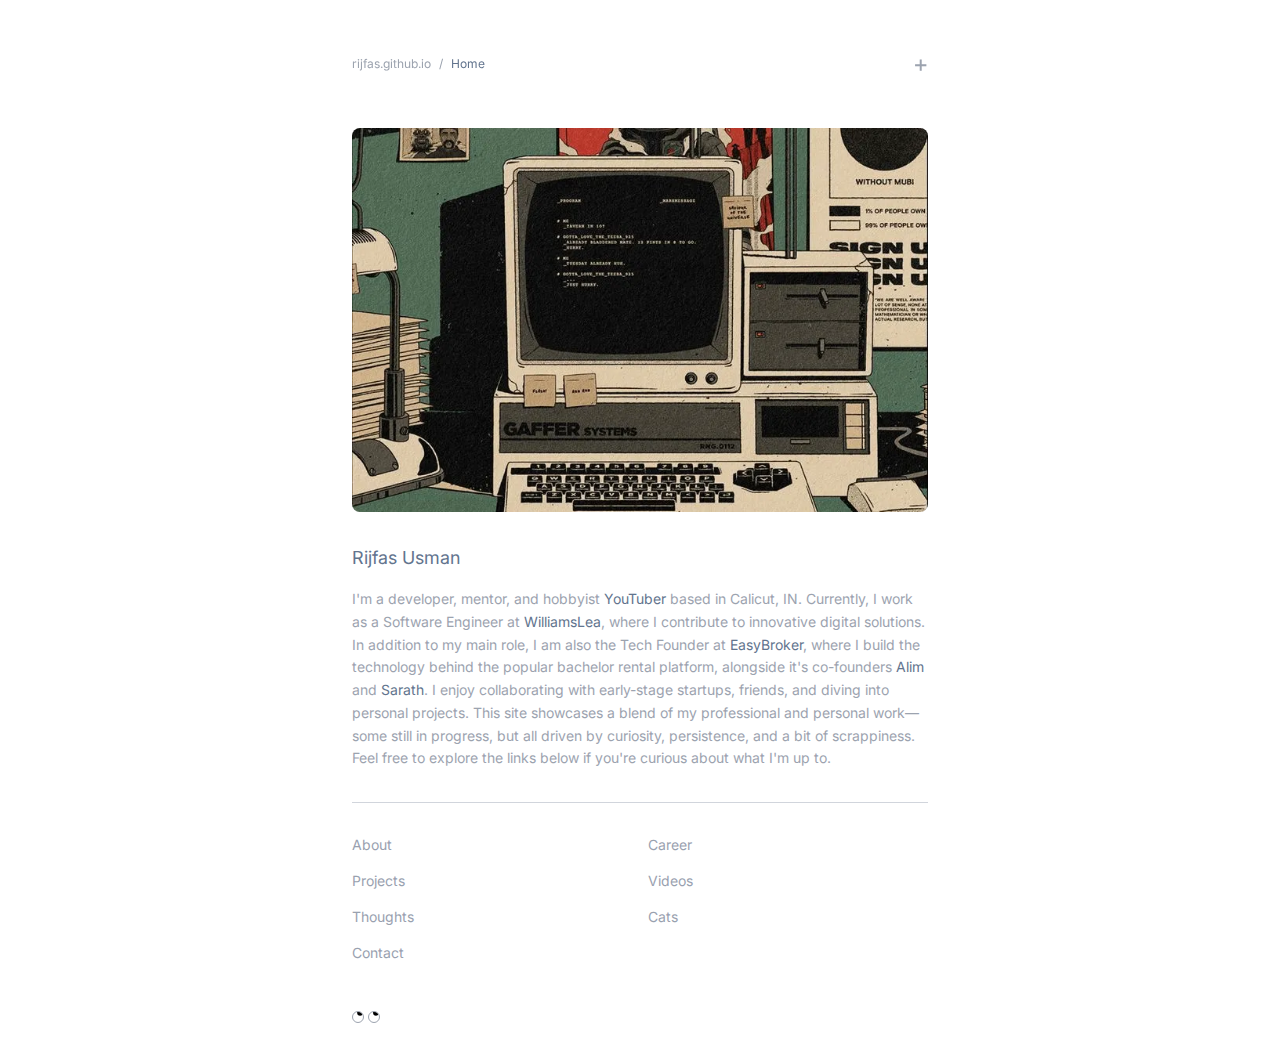
<file: index.html>
<!DOCTYPE html>
<html lang="en">

<head>
  <meta charset="UTF-8">
  <meta name="viewport" content="width=device-width, initial-scale=1.0">

  <meta name="keywords" content="Rijfas Usman, Software Engineer, Full Stack Developer, YouTuber, Calicut, WilliamsLea">
  <meta name="author" content="Rijfas Usman">

  <link rel="apple-touch-icon" sizes="180x180" href="/images/apple-touch-icon.png">
  <link rel="icon" type="image/png" sizes="32x32" href="/images/favicon-32x32.png">
  <link rel="icon" type="image/png" sizes="16x16" href="/images/favicon-16x16.png">
  <link rel="manifest" href="/site.webmanifest">

  <!-- Primary Meta Tags -->
  <title>rijfas.github.io / Home</title>
  <meta name="title" content="rijfas.github.io / Home" />
  <meta name="description"
    content="Rijfas Usman - Developer, mentor and YouTuber from Calicut, IN. Software Engineer at WilliamsLea specializing in innovative digital solutions and full-stack development." />

  <!-- Open Graph / Facebook -->
  <meta property="og:type" content="website" />
  <meta property="og:url" content="https://rijfas.github.io/" />
  <meta property="og:title" content="rijfas.github.io / Home" />
  <meta property="og:description"
    content="Rijfas Usman - Developer, mentor and YouTuber from Calicut, IN. Software Engineer at WilliamsLea specializing in innovative digital solutions and full-stack development." />
  <meta property="og:url" content="https://rijfas.github.io">
  <meta property="og:image" content="https://rijfas.github.io/images/preview.webp">
  <meta property="og:image:width" content="1200" />
  <meta property="og:image:height" content="630" />
  <!-- Twitter -->
  <meta property="twitter:card" content="summary_large_image" />
  <meta property="twitter:url" content="https://rijfas.github.io/" />
  <meta property="twitter:title" content="rijfas.github.io / Home" />
  <meta property="twitter:description"
    content="Rijfas Usman - Developer, mentor and YouTuber from Calicut, IN. Software Engineer at WilliamsLea specializing in innovative digital solutions and full-stack development." />
  <meta property="twitter:image" content="https://rijfas.github.io/images/image.webp" />


  <link rel="preconnect" href="https://fonts.googleapis.com">
  <link rel="preconnect" href="https://fonts.gstatic.com" crossorigin>
  <link
    href="https://fonts.googleapis.com/css2?family=Inter:ital,opsz,wght@0,14..32,100..900;1,14..32,100..900&display=swap"
    rel="stylesheet">

  <link rel="stylesheet" href="css/style.min.css">

</head>

<body class="dark:bg-black">
  <div class="fixed w-full z-50">
    <div class="header-container">
      <div class="max-w-xl mx-auto px-4 sm:px-0">
        <header class="pt-12 pb-6 flex w-full justify-between items-center relative">
          <nav aria-label="Breadcrumb" class="text-xs flex items-center gap-2">
            <a href="index.html" class="hover:dark:text-white hover:text-slate-600 transition-colors"
              aria-label="Home">rijfas.github.io</a>
            <span aria-hidden="true">/</span>
            <span aria-current="page" class="text-slate-500 dark:text-white">Home</span>
          </nav>
          <button id="menuButton" aria-label="Toggle navigation menu" aria-expanded="false"
            class="text-2xl hover:dark:text-white hover:text-slate-600 cursor-pointer transition-all duration-300 ease-in-out">+</button>
          <nav id="dropdownMenu" aria-label="Site navigation"
            class="absolute right-0 left-0 top-24 bg-white dark:bg-black rounded-lg p-4 opacity-0 transition-all duration-300 ease-in-out hidden border  border-opacity-75">
            <ul class="flex flex-col gap-4 text-sm">
              <li><a href="about.html" class=" hover:dark:text-white hover:text-slate-600 transition-colors">About</a>
              </li>
              <li><a href="career.html" class=" hover:dark:text-white hover:text-slate-600 transition-colors">Career</a>
              </li>
              <li><a href="projects.html"
                  class=" hover:dark:text-white hover:text-slate-600 transition-colors">Projects</a>
              </li>
              <li><a href="videos.html" class=" hover:dark:text-white hover:text-slate-600 transition-colors">Videos</a>
              </li>
              <li><a href="thoughts.html"
                  class=" hover:dark:text-white hover:text-slate-600 transition-colors">Thoughts</a>
              </li>
              <li><a href="cats.html" class=" hover:dark:text-white hover:text-slate-600 transition-colors">Cats</a>
              </li>
              <li><a href="contact.html"
                  class=" hover:dark:text-white hover:text-slate-600 transition-colors">Contact</a>
              </li>
            </ul>
          </nav>
        </header>
      </div>
    </div>
  </div>

  <div class="content-wrapper max-w-xl mx-auto flex flex-col gap-4 px-4 sm:px-0 pt-32">
    <img src="./images/image.webp" alt="Featured photograph of an old computer" width="800" height="384"
      class="max-h-96 w-full object-cover rounded-lg" loading="lazy">

    <main>
      <article>
        <h1 class="text-lg dark:text-white text-slate-500 mt-4">Rijfas Usman</h1>
        <p class="mt-4 text-sm dark:text-gray-400 leading-relaxed">
          I'm a developer, mentor, and hobbyist <a href="https://www.youtube.com/@codeSchoolMalayalam"
            class="dark:text-white text-slate-500 hover:underline" target="_blank"
            rel="noopener noreferrer">YouTuber</a> based in Calicut, IN. Currently, I work as a Software Engineer
          at <a href="https://www.williamslea.com/" class="dark:text-white text-slate-500 hover:underline"
            target="_blank" rel="noopener noreferrer">WilliamsLea</a>, where I contribute to innovative digital
          solutions. In addition to my main role, I am also the
          Tech Founder at <a href="https://www.easybroker.co.in/" class="dark:text-white text-slate-500 hover:underline"
            target="_blank" rel="noopener noreferrer">EasyBroker</a>, where I build the technology behind the popular
          bachelor rental platform, alongside it's co-founders <a href="https://www.linkedin.com/in/alim-roshan/"
            class="dark:text-white text-slate-500 hover:underline" target="_blank" rel="noopener noreferrer">Alim</a>
          and <a href="https://www.linkedin.com/in/sarath-vp//" class="dark:text-white text-slate-500 hover:underline"
            target="_blank" rel="noopener noreferrer">Sarath</a>. I enjoy collaborating with early-stage
          startups, friends, and diving
          into personal projects. This site showcases a blend of my professional and personal work—some still in
          progress, but all driven by curiosity, persistence, and a bit of scrappiness. Feel free to explore the links
          below if you're curious about what I'm up to.
        </p>
      </article>
    </main>

    <hr class="text-gray-300 dark:text-gray-600 my-4" aria-hidden="true" />

    <footer class="w-full grid grid-cols-2 gap-4 text-gray-400 pb-8 text-sm">
      <a class="hover:dark:text-white hover:text-slate-600 transition-colors" href="about.html">About</a>
      <a class="hover:dark:text-white hover:text-slate-600 transition-colors" href="career.html">Career</a>
      <a class="hover:dark:text-white hover:text-slate-600 transition-colors" href="projects.html">Projects</a>
      <a class="hover:dark:text-white hover:text-slate-600 transition-colors" href="videos.html">Videos</a>
      <a class="hover:dark:text-white hover:text-slate-600 transition-colors" href="thoughts.html">Thoughts</a>
      <a class="hover:dark:text-white hover:text-slate-600 transition-colors" href="cats.html">Cats</a>
      <a class="hover:dark:text-white hover:text-slate-600 transition-colors" href="contact.html">Contact</a>
    </footer>
    <div class="flex gap-1 mb-4">
      <div class="size-3 border bg-white rounded-full flex flex-col justify-center items-center">
        <div class="eyes size-1.5 bg-black rounded-full"></div>
      </div>
      <div class="size-3 border bg-white rounded-full flex flex-col justify-center items-center">
        <div class="eyes size-1.5 bg-black rounded-full"></div>
      </div>
    </div>
  </div>

  <script src="js/script.js"> </script>

</body>

</html>
</file>
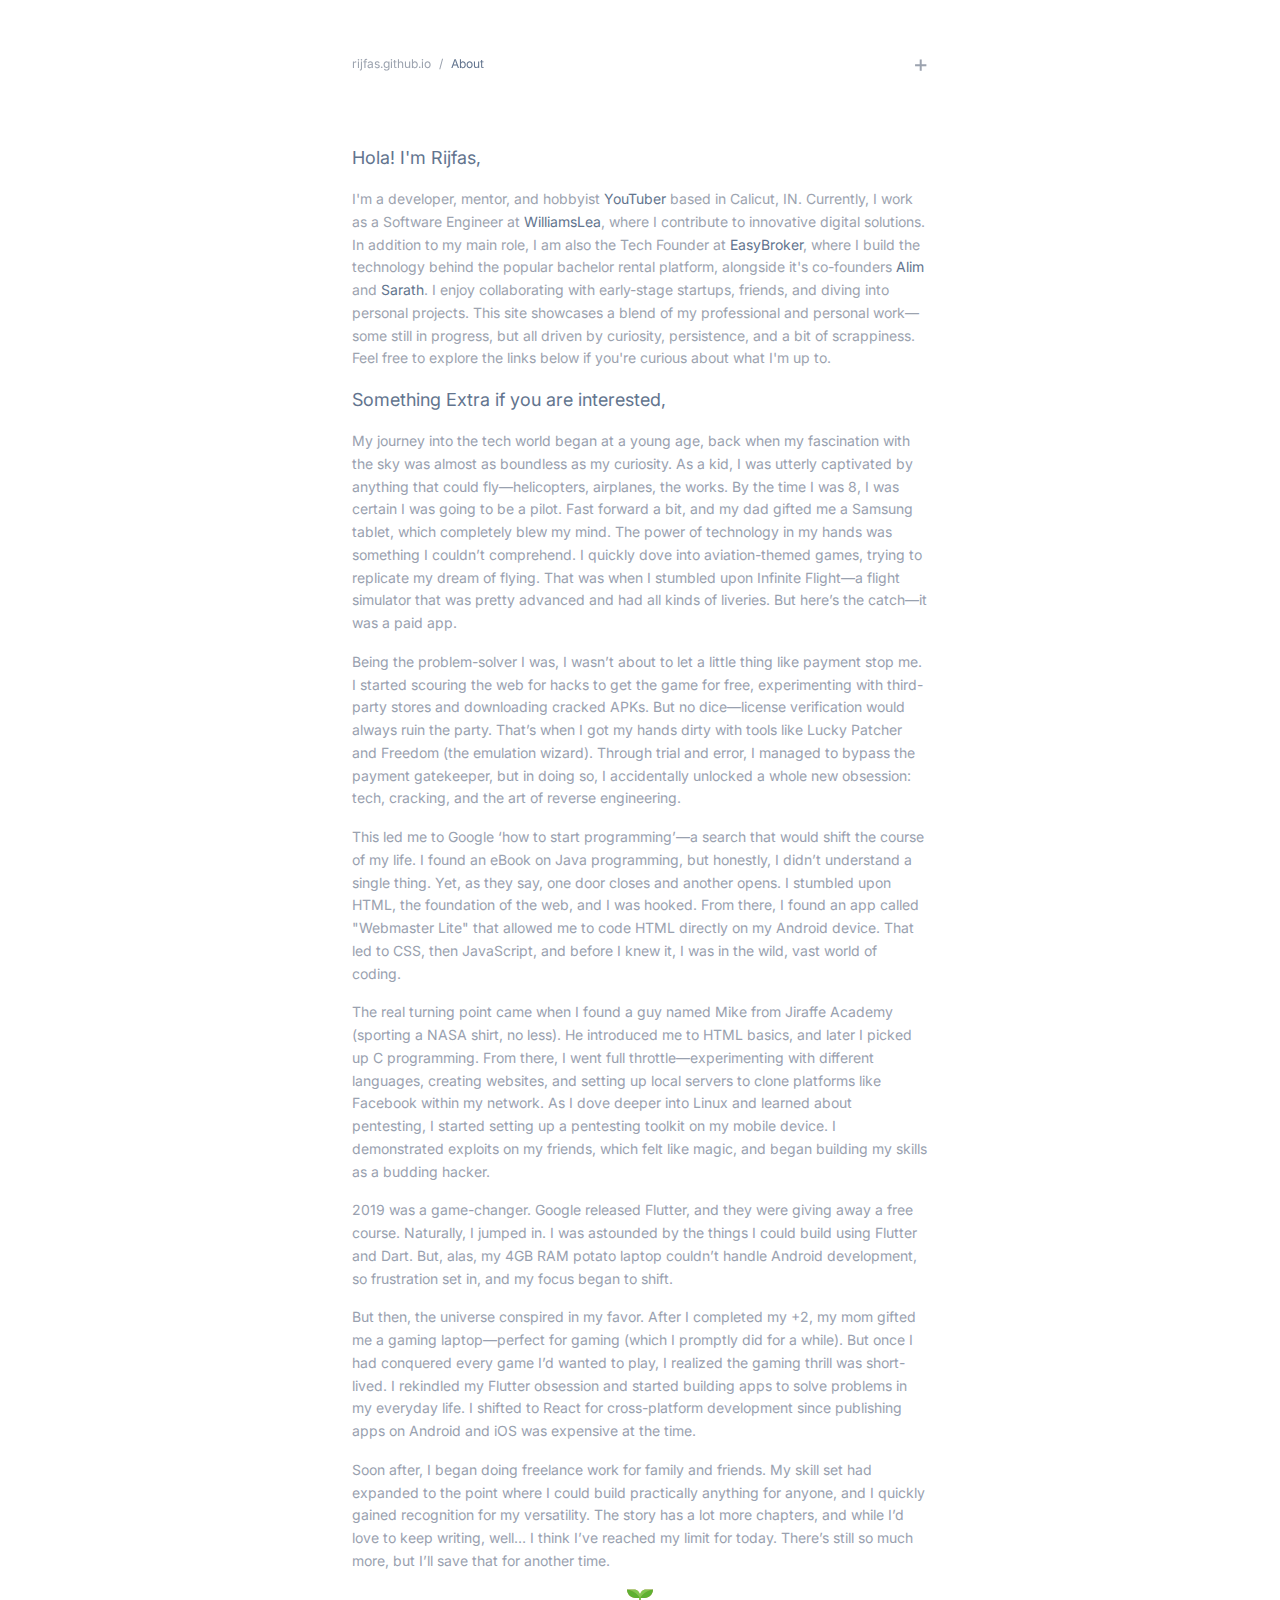
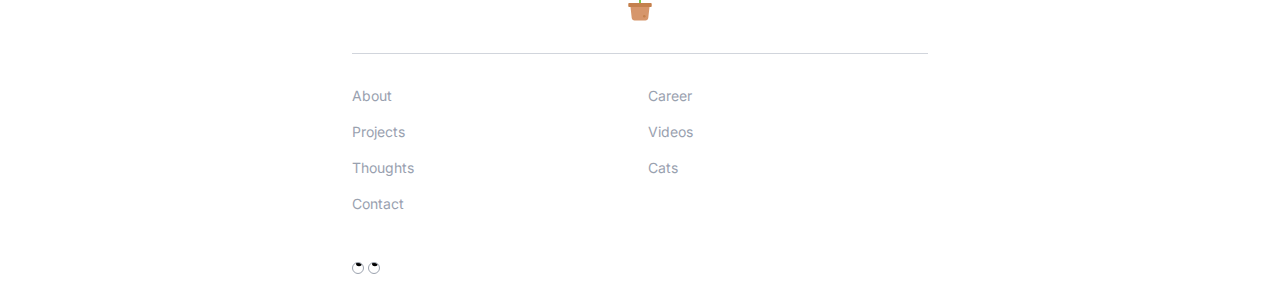
<file: about.html>
<!DOCTYPE html>
<html lang="en">

<head>
    <meta charset="UTF-8">
    <meta name="viewport" content="width=device-width, initial-scale=1.0">

    <meta name="description"
        content="Rijfas Usman - Developer, mentor and YouTuber from Calicut, IN. Software Engineer at WilliamsLea specializing in innovative digital solutions and full-stack development.">
    <meta name="keywords"
        content="Rijfas Usman, Software Engineer, Full Stack Developer, YouTuber, Calicut, WilliamsLea">
    <meta name="author" content="Rijfas Usman">
    <link rel="apple-touch-icon" sizes="180x180" href="/images/apple-touch-icon.png">
    <link rel="icon" type="image/png" sizes="32x32" href="/images/favicon-32x32.png">
    <link rel="icon" type="image/png" sizes="16x16" href="/images/favicon-16x16.png">
    <link rel="manifest" href="/site.webmanifest">
    <meta property="og:title" content="Rijfas Usman - Developer & Mentor">
    <meta property="og:description"
        content="Software Engineer at WilliamsLea, YouTuber, and Full Stack Developer from Calicut, IN">
    <meta property="og:type" content="website">
    <meta property="og:url" content="https://rijfas.github.io/about.html">
    <meta property="og:image" content="https://rijfas.github.io/images/preview.webp">
    <meta property="og:image:width" content="1200" />
    <meta property="og:image:height" content="630" />
    <meta name="twitter:card" content="summary_large_image">
    <meta name="twitter:title" content="Rijfas Usman - Developer & Mentor">
    <meta name="twitter:description"
        content="Software Engineer at WilliamsLea, YouTuber, and Full Stack Developer from Calicut, IN">

    <link rel="preconnect" href="https://fonts.googleapis.com">
    <link rel="preconnect" href="https://fonts.gstatic.com" crossorigin>
    <link
        href="https://fonts.googleapis.com/css2?family=Inter:ital,opsz,wght@0,14..32,100..900;1,14..32,100..900&display=swap"
        rel="stylesheet">

    <link rel="stylesheet" href="css/style.min.css">



    <title>rijfas.github.io / About</title>
</head>

<body class="dark:bg-black">
    <div class="fixed w-full z-50">
        <div class="header-container">
            <div class="max-w-xl mx-auto px-4 sm:px-0">
                <header class="pt-12 pb-6 flex w-full justify-between items-center relative">
                    <nav aria-label="Breadcrumb" class="text-xs flex items-center gap-2">
                        <a href="index.html" class="hover:dark:text-white hover:text-slate-600 transition-colors"
                            aria-label="Home">rijfas.github.io</a>
                        <span aria-hidden="true">/</span>
                        <span aria-current="page" class="text-slate-500 dark:text-white">About</span>
                    </nav>
                    <button id="menuButton" aria-label="Toggle navigation menu" aria-expanded="false"
                        class="text-2xl hover:dark:text-white hover:text-slate-600 cursor-pointer transition-all duration-300 ease-in-out">+</button>
                    <nav id="dropdownMenu" aria-label="Site navigation"
                        class="absolute right-0 left-0 top-24 bg-white dark:bg-black rounded-lg p-4 opacity-0 transition-all duration-300 ease-in-out hidden border  border-opacity-75">
                        <ul class="flex flex-col gap-4 text-sm">
                            <li><a href="about.html"
                                    class=" hover:dark:text-white hover:text-slate-600 transition-colors">About</a>
                            </li>
                            <li><a href="career.html"
                                    class=" hover:dark:text-white hover:text-slate-600 transition-colors">Career</a>
                            </li>
                            <li><a href="projects.html"
                                    class=" hover:dark:text-white hover:text-slate-600 transition-colors">Projects</a>
                            </li>
                            <li><a href="videos.html"
                                    class=" hover:dark:text-white hover:text-slate-600 transition-colors">Videos</a>
                            </li>
                            <li><a href="thoughts.html"
                                    class=" hover:dark:text-white hover:text-slate-600 transition-colors">Thoughts</a>
                            </li>
                            <li><a href="cats.html"
                                    class=" hover:dark:text-white hover:text-slate-600 transition-colors">Cats</a>
                            </li>
                            <li><a href="contact.html"
                                    class=" hover:dark:text-white hover:text-slate-600 transition-colors">Contact</a>
                            </li>
                        </ul>
                    </nav>
                </header>
            </div>
        </div>
    </div>

    <div class="content-wrapper max-w-xl mx-auto flex flex-col gap-4 px-4 sm:px-0 pt-32">
        <main>
            <article>
                <h1 class="text-lg mt-4 text-slate-500 dark:text-white">Hola! I'm Rijfas,</h1>
                <p class="mt-4 text-sm dark:text-gray-400 leading-relaxed">
                    I'm a developer, mentor, and hobbyist <a href="https://www.youtube.com/@codeSchoolMalayalam"
                        class="dark:text-white text-slate-500 hover:underline" target="_blank"
                        rel="noopener noreferrer">YouTuber</a> based in Calicut, IN. Currently, I work as a Software
                    Engineer
                    at <a href="https://www.williamslea.com/" class="dark:text-white text-slate-500 hover:underline"
                        target="_blank" rel="noopener noreferrer">WilliamsLea</a>, where I contribute to innovative
                    digital
                    solutions. In addition to my main role, I am also the
                    Tech Founder at <a href="https://www.easybroker.co.in/"
                        class="dark:text-white text-slate-500 hover:underline" target="_blank"
                        rel="noopener noreferrer">EasyBroker</a>, where I build the technology behind the popular
                    bachelor rental platform, alongside it's co-founders <a
                        href="https://www.linkedin.com/in/alim-roshan/"
                        class="dark:text-white text-slate-500 hover:underline" target="_blank"
                        rel="noopener noreferrer">Alim</a>
                    and <a href="https://www.linkedin.com/in/sarath-vp//"
                        class="dark:text-white text-slate-500 hover:underline" target="_blank"
                        rel="noopener noreferrer">Sarath</a>. I enjoy collaborating with early-stage
                    startups, friends, and diving
                    into personal projects. This site showcases a blend of my professional and personal work—some still
                    in
                    progress, but all driven by curiosity, persistence, and a bit of scrappiness. Feel free to explore
                    the links
                    below if you're curious about what I'm up to.
                </p>
            </article>
            <article>
                <h1 class="text-lg mt-4 text-slate-500 dark:text-white">Something Extra if you are interested,</h1>
                <p class="mt-4 text-gray-400 leading-relaxed text-sm">
                    My journey into the tech world began at a young age, back when my fascination with the sky was
                    almost as boundless as my curiosity. As a kid, I was utterly captivated by anything that could
                    fly—helicopters, airplanes, the works. By the time I was 8, I was certain I was going to be a pilot.
                    Fast forward a bit, and my dad gifted me a Samsung tablet, which completely blew my mind. The power
                    of technology in my hands was something I couldn’t comprehend. I quickly dove into aviation-themed
                    games, trying to replicate my dream of flying. That was when I stumbled upon Infinite Flight—a
                    flight simulator that was pretty advanced and had all kinds of liveries. But here’s the catch—it was
                    a paid app.
                </p>
                <p class="mt-4 text-gray-400 leading-relaxed text-sm">

                    Being the problem-solver I was, I wasn’t about to let a little thing like payment stop me. I started
                    scouring the web for hacks to get the game for free, experimenting with third-party stores and
                    downloading cracked APKs. But no dice—license verification would always ruin the party. That’s when
                    I got my hands dirty with tools like Lucky Patcher and Freedom (the emulation wizard). Through trial
                    and error, I managed to bypass the payment gatekeeper, but in doing so, I accidentally unlocked a
                    whole new obsession: tech, cracking, and the art of reverse engineering.
                </p>
                <p class="mt-4 text-gray-400 leading-relaxed text-sm">

                    This led me to Google ‘how to start programming’—a search that would shift the course of my life. I
                    found an eBook on Java programming, but honestly, I didn’t understand a single thing. Yet, as they
                    say, one door closes and another opens. I stumbled upon HTML, the foundation of the web, and I was
                    hooked. From there, I found an app called "Webmaster Lite" that allowed me to code HTML directly on
                    my Android device. That led to CSS, then JavaScript, and before I knew it, I was in the wild, vast
                    world of coding.
                </p>
                <p class="mt-4 text-gray-400 leading-relaxed text-sm">
                    The real turning point came when I found a guy named Mike from Jiraffe Academy (sporting a NASA
                    shirt, no less). He introduced me to HTML basics, and later I picked up C programming. From there, I
                    went full throttle—experimenting with different languages, creating websites, and setting up local
                    servers to clone platforms like Facebook within my network. As I dove deeper into Linux and learned
                    about pentesting, I started setting up a pentesting toolkit on my mobile device. I demonstrated
                    exploits on my friends, which felt like magic, and began building my skills as a budding hacker.
                </p>
                <p class="mt-4 text-gray-400 leading-relaxed text-sm">
                    2019 was a game-changer. Google released Flutter, and they were giving away a free course.
                    Naturally, I jumped in. I was astounded by the things I could build using Flutter and Dart. But,
                    alas, my 4GB RAM potato laptop couldn’t handle Android development, so frustration set in, and my
                    focus began to shift.
                </p>
                <p class="mt-4 text-gray-400 leading-relaxed text-sm">
                    But then, the universe conspired in my favor. After I completed my +2, my mom gifted me a gaming
                    laptop—perfect for gaming (which I promptly did for a while). But once I had conquered every game
                    I’d wanted to play, I realized the gaming thrill was short-lived. I rekindled my Flutter obsession
                    and started building apps to solve problems in my everyday life. I shifted to React for
                    cross-platform development since publishing apps on Android and iOS was expensive at the time.
                </p>
                <p class="mt-4 text-gray-400 leading-relaxed text-sm">
                    Soon after, I began doing freelance work for family and friends. My skill set had expanded to the
                    point where I could build practically anything for anyone, and I quickly gained recognition for my
                    versatility. The story has a lot more chapters, and while I’d love to keep writing, well… I think
                    I’ve reached my limit for today. There’s still so much more, but I’ll save that for another time.
                </p>
            </article>
        </main>

        <div class="flex justify-center">
            <svg xmlns="http://www.w3.org/2000/svg" version="1.1" xmlns:xlink="http://www.w3.org/1999/xlink" width="32"
                height="32" x="0" y="0" viewBox="0 0 64 64" style="enable-background:new 0 0 32 32" xml:space="preserve"
                class="">
                <g>
                    <path fill="#d6966b"
                        d="M53 28H34V18h7c9.39 0 17-7.61 17-17H44c-6.63 0-12 5.37-12 12 0-3.32-1.34-6.32-3.51-8.49S23.32 1 20 1H6c0 4.7 1.9 8.94 4.98 12.02S18.3 18 23 18h7v10H11c-1.11 0-2 .89-2 2v4c0 1.11.89 2 2 2h2l2.45 22.03a5.57 5.57 0 0 0 1.82 3.55c.99.88 2.31 1.42 3.73 1.42h22c2.85 0 5.24-2.14 5.55-4.97L51 36h2c1.11 0 2-.89 2-2v-4c0-1.11-.89-2-2-2z"
                        opacity="1" data-original="#d6966b" class=""></path>
                    <circle cx="40.5" cy="54.5" r="2.5" fill="#c4804d" opacity="1" data-original="#c4804d"></circle>
                    <path fill="#c4804d"
                        d="M55 30v4c0 1.11-.89 2-2 2H11c-1.11 0-2-.89-2-2v-4c0-1.11.89-2 2-2h42c1.11 0 2 .89 2 2z"
                        opacity="1" data-original="#c4804d"></path>
                    <path fill="#7fc94f" d="M34 18v10h-4V18h2zM58 1S42 2 32 18v-5c0-6.63 5.37-12 12-12z" opacity="1"
                        data-original="#7fc94f"></path>
                    <path fill="#5eb132" d="M58 1c0 9.39-7.61 17-17 17h-9C42 2 58 1 58 1z" opacity="1"
                        data-original="#5eb132"></path>
                    <path fill="#7fc94f" d="M32 13v5C22 2 6 1 6 1h14c3.32 0 6.32 1.34 8.49 3.51S32 9.68 32 13z"
                        opacity="1" data-original="#7fc94f"></path>
                    <path fill="#5eb132" d="M32 18h-9c-4.7 0-8.94-1.9-12.02-4.98S6 5.7 6 1c0 0 16 1 26 17z" opacity="1"
                        data-original="#5eb132"></path>
                </g>
            </svg>
        </div>

        <hr class="text-gray-300 dark:text-gray-600 my-4" aria-hidden="true" />

        <footer class="w-full grid grid-cols-2 gap-4 text-gray-400 pb-8 text-sm">
            <a class="hover:dark:text-white hover:text-slate-600 transition-colors" href="about.html">About</a>
            <a class="hover:dark:text-white hover:text-slate-600 transition-colors" href="career.html">Career</a>
            <a class="hover:dark:text-white hover:text-slate-600 transition-colors" href="projects.html">Projects</a>
            <a class="hover:dark:text-white hover:text-slate-600 transition-colors" href="videos.html">Videos</a>
            <a class="hover:dark:text-white hover:text-slate-600 transition-colors" href="thoughts.html">Thoughts</a>
            <a class="hover:dark:text-white hover:text-slate-600 transition-colors" href="cats.html">Cats</a>
            <a class="hover:dark:text-white hover:text-slate-600 transition-colors" href="contact.html">Contact</a>
        </footer>
        <div class="flex gap-1 mb-4">
            <div class="size-3 border bg-white rounded-full flex flex-col justify-center items-center">
                <div class="eyes size-1.5 bg-black rounded-full"></div>
            </div>
            <div class="size-3 border bg-white rounded-full flex flex-col justify-center items-center">
                <div class="eyes size-1.5 bg-black rounded-full"></div>
            </div>
        </div>
    </div>

    <script src="js/script.js"> </script>

</body>

</html>
</file>
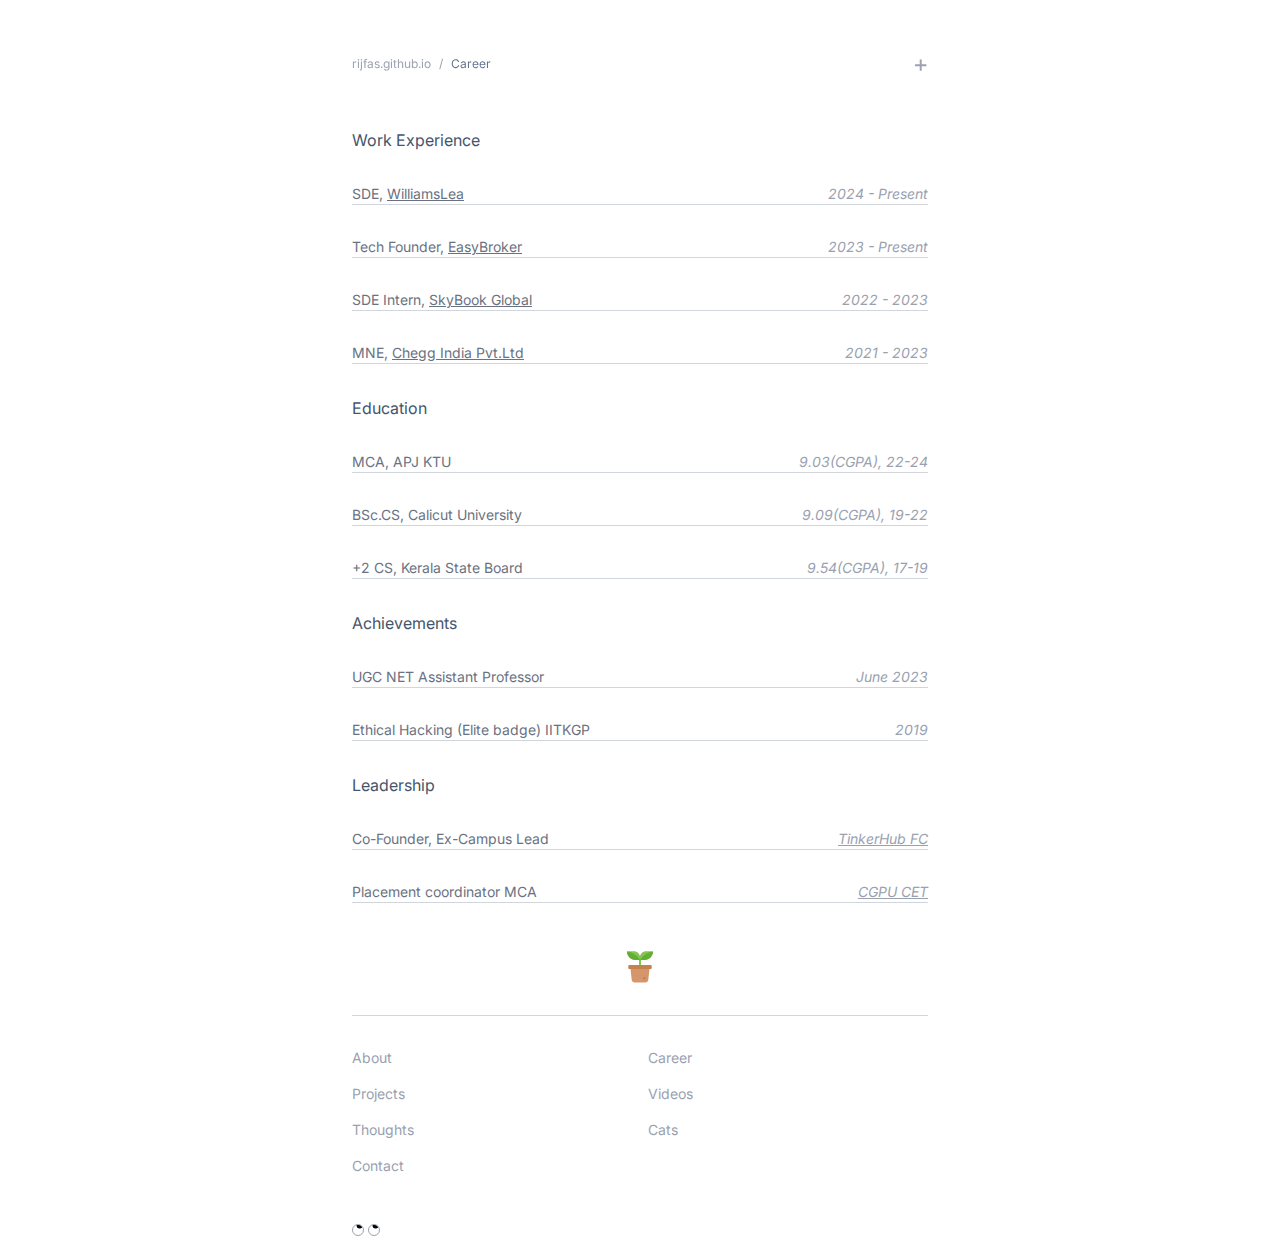
<file: career.html>
<!DOCTYPE html>
<html lang="en">

<head>
    <meta charset="UTF-8">
    <meta name="viewport" content="width=device-width, initial-scale=1.0">
    <meta name="keywords"
        content="Rijfas Usman, Software Engineer, Full Stack Developer, YouTuber, Calicut, WilliamsLea">
    <meta name="author" content="Rijfas Usman">

    <link rel="apple-touch-icon" sizes="180x180" href="/images/apple-touch-icon.png">
    <link rel="icon" type="image/png" sizes="32x32" href="/images/favicon-32x32.png">
    <link rel="icon" type="image/png" sizes="16x16" href="/images/favicon-16x16.png">
    <link rel="manifest" href="/site.webmanifest">

    <meta property="og:title" content="Rijfas Usman - Developer & Mentor">
    <meta property="og:description"
        content="Software Engineer at WilliamsLea, YouTuber, and Full Stack Developer from Calicut, IN">
    <meta property="og:type" content="website">
    <meta property="og:url" content="https://rijfas.github.io/career.html">
    <meta property="og:url" content="https://rijfas.github.io">
    <meta property="og:image" content="https://rijfas.github.io/images/preview.webp">
    <meta property="og:image:width" content="1200" />
    <meta property="og:image:height" content="630" />

    <meta name="twitter:card" content="summary_large_image">
    <meta name="twitter:title" content="Rijfas Usman - Developer & Mentor">
    <meta name="twitter:description"
        content="Software Engineer at WilliamsLea, YouTuber, and Full Stack Developer from Calicut, IN">

    <link rel="preconnect" href="https://fonts.googleapis.com">
    <link rel="preconnect" href="https://fonts.gstatic.com" crossorigin>
    <link
        href="https://fonts.googleapis.com/css2?family=Inter:ital,opsz,wght@0,14..32,100..900;1,14..32,100..900&display=swap"
        rel="stylesheet">

    <link rel="stylesheet" href="css/style.min.css">



    <title>rijfas.github.io / Career</title>
</head>

<body class="dark:bg-black">
    <div class="fixed w-full z-50">
        <div class="header-container">
            <div class="max-w-xl mx-auto px-4 sm:px-0">
                <header class="pt-12 pb-6 flex w-full justify-between items-center relative">
                    <nav aria-label="Breadcrumb" class="text-xs flex items-center gap-2">
                        <a href="index.html" class="hover:dark:text-white hover:text-slate-600 transition-colors"
                            aria-label="Home">rijfas.github.io</a>
                        <span aria-hidden="true">/</span>
                        <span aria-current="page" class="text-slate-500 dark:text-white">Career</span>
                    </nav>
                    <button id="menuButton" aria-label="Toggle navigation menu" aria-expanded="false"
                        class="text-2xl hover:dark:text-white hover:text-slate-600 cursor-pointer transition-all duration-300 ease-in-out">+</button>
                    <nav id="dropdownMenu" aria-label="Site navigation"
                        class="absolute right-0 left-0 top-24 bg-white dark:bg-black rounded-lg p-4 opacity-0 transition-all duration-300 ease-in-out hidden border  border-opacity-75">
                        <ul class="flex flex-col gap-4 text-sm">
                            <li><a href="about.html"
                                    class=" hover:dark:text-white hover:text-slate-600 transition-colors">About</a>
                            </li>
                            <li><a href="career.html"
                                    class=" hover:dark:text-white hover:text-slate-600 transition-colors">Career</a>
                            </li>
                            <li><a href="projects.html"
                                    class=" hover:dark:text-white hover:text-slate-600 transition-colors">Projects</a>
                            </li>
                            <li><a href="videos.html"
                                    class=" hover:dark:text-white hover:text-slate-600 transition-colors">Videos</a>
                            </li>
                            <li><a href="thoughts.html"
                                    class=" hover:dark:text-white hover:text-slate-600 transition-colors">Thoughts</a>
                            </li>
                            <li><a href="cats.html"
                                    class=" hover:dark:text-white hover:text-slate-600 transition-colors">Cats</a>
                            </li>
                            <li><a href="contact.html"
                                    class=" hover:dark:text-white hover:text-slate-600 transition-colors">Contact</a>
                            </li>
                        </ul>
                    </nav>
                </header>
            </div>
        </div>
    </div>

    <div class="content-wrapper max-w-xl mx-auto flex flex-col gap-4 px-4 sm:px-0 pt-32">


        <main>
            <article class="flex flex-col gap-8">
                <span class="text-slate-600 dark:text-white">Work Experience</span>
                <div
                    class="w-full flex text-sm justify-between items-end border-b border-b-gray-300 dark:border-b-gray-600 text-gray-400">
                    <span class="text-gray-500 dark:text-gray-300">SDE, <a href="https://www.williamslea.com/"
                            target="_blank"
                            class="hover:text-slate-600 dark:hover:text-white underline">WilliamsLea</a></span>
                    <span class="italic">2024 - Present</span>
                </div>
                <div
                    class="w-full flex text-sm justify-between items-end border-b border-b-gray-300 dark:border-b-gray-600 text-gray-400">
                    <span class="text-gray-500 dark:text-gray-300">Tech Founder, <a href="https://www.easybroker.co.in"
                            target="_blank"
                            class="hover:text-slate-600 dark:hover:text-white underline">EasyBroker</a></span>
                    <span class="italic">2023 - Present</span>
                </div>
                <div
                    class="w-full flex text-sm justify-between items-end border-b border-b-gray-300 dark:border-b-gray-600 text-gray-400">
                    <span class="text-gray-500 dark:text-gray-300">SDE Intern, <a href="https://www.skybookglobal.com/"
                            target="_blank" class="hover:text-slate-600 dark:hover:text-white underline">SkyBook
                            Global</a></span>
                    <span class="italic">2022 - 2023</span>
                </div>
                <div
                    class="w-full flex text-sm justify-between items-end border-b border-b-gray-300 dark:border-b-gray-600 text-gray-400">
                    <span class="text-gray-500 dark:text-gray-300">MNE, <a href="https://www.chegg.com/" target="_blank"
                            class="hover:text-slate-600 dark:hover:text-white underline">Chegg
                            India Pvt.Ltd</a></span>
                    <span class="italic">2021 - 2023</span>
                </div>
                <span class="text-slate-600 dark:text-white">Education</span>
                <div
                    class="w-full text-sm flex justify-between items-end border-b border-b-gray-300 dark:border-b-gray-600 text-gray-400">
                    <span class="text-gray-500 dark:text-gray-300">MCA, APJ KTU</span>
                    <span class="italic">9.03(CGPA), 22-24</span>
                </div>
                <div
                    class="w-full text-sm flex justify-between items-end border-b border-b-gray-300 dark:border-b-gray-600 text-gray-400">
                    <span class="text-gray-500 dark:text-gray-300">BSc.CS, Calicut University</span>
                    <span class="italic">9.09(CGPA), 19-22</span>
                </div>
                <div
                    class="w-full text-sm flex justify-between items-end border-b border-b-gray-300 dark:border-b-gray-600 text-gray-400">
                    <span class="text-gray-500 dark:text-gray-300">+2 CS, Kerala State Board</span>
                    <span class="italic">9.54(CGPA), 17-19</span>
                </div>
                <span class="text-slate-600 dark:text-white">Achievements</span>
                <div
                    class="w-full text-sm flex justify-between items-end border-b border-b-gray-300 dark:border-b-gray-600 text-gray-400">
                    <span class="text-gray-500 dark:text-gray-300">UGC NET Assistant Professor </span>
                    <span class="italic">June 2023</span>
                </div>
                <div
                    class="w-full text-sm flex justify-between items-end border-b border-b-gray-300 dark:border-b-gray-600 text-gray-400">
                    <span class="text-gray-500 dark:text-gray-300">Ethical Hacking (Elite badge) IITKGP</span>
                    <span class="italic"> 2019</span>
                </div>
                <span class="text-slate-600 dark:text-white">Leadership</span>
                <div
                    class="w-full text-sm flex justify-between items-end border-b border-b-gray-300 dark:border-b-gray-600 text-gray-400">
                    <span class="text-gray-500 dark:text-gray-300">Co-Founder, Ex-Campus Lead</span>
                    <a href="https://tinkerhub.farookcollege.ac.in/" target="_blank" class="italic underline">TinkerHub
                        FC</a>
                </div>
                <div
                    class="w-full text-sm flex justify-between items-end border-b border-b-gray-300 dark:border-b-gray-600 text-gray-400">
                    <span class="text-gray-500 dark:text-gray-300">Placement coordinator MCA</span>
                    <a href="https://placement.cet.ac.in/" target="_blank" class="italic underline">CGPU CET</a>
                </div>
                <div class="mt-4 flex justify-center">
                    <svg xmlns="http://www.w3.org/2000/svg" version="1.1" xmlns:xlink="http://www.w3.org/1999/xlink"
                        width="32" height="32" x="0" y="0" viewBox="0 0 64 64" style="enable-background:new 0 0 32 32"
                        xml:space="preserve" class="">
                        <g>
                            <path fill="#d6966b"
                                d="M53 28H34V18h7c9.39 0 17-7.61 17-17H44c-6.63 0-12 5.37-12 12 0-3.32-1.34-6.32-3.51-8.49S23.32 1 20 1H6c0 4.7 1.9 8.94 4.98 12.02S18.3 18 23 18h7v10H11c-1.11 0-2 .89-2 2v4c0 1.11.89 2 2 2h2l2.45 22.03a5.57 5.57 0 0 0 1.82 3.55c.99.88 2.31 1.42 3.73 1.42h22c2.85 0 5.24-2.14 5.55-4.97L51 36h2c1.11 0 2-.89 2-2v-4c0-1.11-.89-2-2-2z"
                                opacity="1" data-original="#d6966b" class=""></path>
                            <circle cx="40.5" cy="54.5" r="2.5" fill="#c4804d" opacity="1" data-original="#c4804d">
                            </circle>
                            <path fill="#c4804d"
                                d="M55 30v4c0 1.11-.89 2-2 2H11c-1.11 0-2-.89-2-2v-4c0-1.11.89-2 2-2h42c1.11 0 2 .89 2 2z"
                                opacity="1" data-original="#c4804d"></path>
                            <path fill="#7fc94f" d="M34 18v10h-4V18h2zM58 1S42 2 32 18v-5c0-6.63 5.37-12 12-12z"
                                opacity="1" data-original="#7fc94f"></path>
                            <path fill="#5eb132" d="M58 1c0 9.39-7.61 17-17 17h-9C42 2 58 1 58 1z" opacity="1"
                                data-original="#5eb132"></path>
                            <path fill="#7fc94f" d="M32 13v5C22 2 6 1 6 1h14c3.32 0 6.32 1.34 8.49 3.51S32 9.68 32 13z"
                                opacity="1" data-original="#7fc94f"></path>
                            <path fill="#5eb132" d="M32 18h-9c-4.7 0-8.94-1.9-12.02-4.98S6 5.7 6 1c0 0 16 1 26 17z"
                                opacity="1" data-original="#5eb132"></path>
                        </g>
                    </svg>
                </div>
            </article>
        </main>

        <hr class="text-gray-300 dark:text-gray-600 my-4" aria-hidden="true" />

        <footer class="w-full grid grid-cols-2 gap-4 text-gray-400 pb-8 text-sm">
            <a class="hover:dark:text-white hover:text-slate-600 transition-colors" href="about.html">About</a>
            <a class="hover:dark:text-white hover:text-slate-600 transition-colors" href="career.html">Career</a>
            <a class="hover:dark:text-white hover:text-slate-600 transition-colors" href="projects.html">Projects</a>
            <a class="hover:dark:text-white hover:text-slate-600 transition-colors" href="videos.html">Videos</a>
            <a class="hover:dark:text-white hover:text-slate-600 transition-colors" href="thoughts.html">Thoughts</a>
            <a class="hover:dark:text-white hover:text-slate-600 transition-colors" href="cats.html">Cats</a>
            <a class="hover:dark:text-white hover:text-slate-600 transition-colors" href="contact.html">Contact</a>
        </footer>
        <div class="flex gap-1 mb-4">
            <div class="size-3 border bg-white rounded-full flex flex-col justify-center items-center">
                <div class="eyes size-1.5 bg-black rounded-full"></div>
            </div>
            <div class="size-3 border bg-white rounded-full flex flex-col justify-center items-center">
                <div class="eyes size-1.5 bg-black rounded-full"></div>
            </div>
        </div>
    </div>

    <script src="js/script.js"> </script>
</body>

</html>
</file>
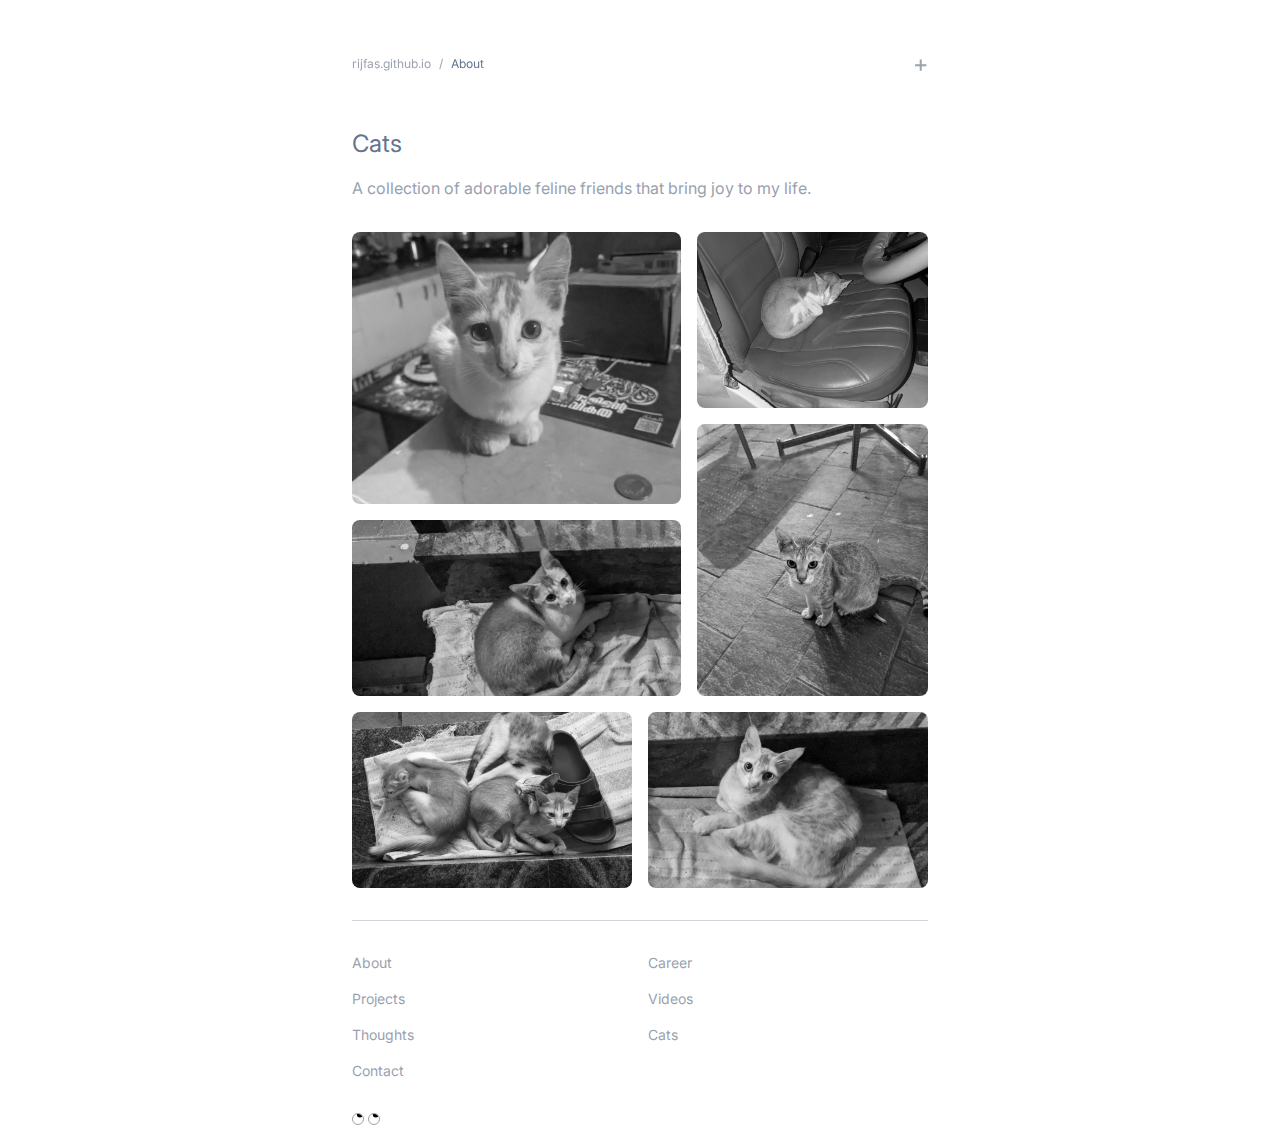
<file: cats.html>
<!DOCTYPE html>
<html lang="en">

<head>
    <meta charset="UTF-8">
    <meta name="viewport" content="width=device-width, initial-scale=1.0">

    <meta name="description" content="A collection of adorable cat photos from Rijfas Usman">
    <meta name="keywords" content="Cats, Photography, Gallery, Rijfas Usman">
    <meta name="author" content="Rijfas Usman">
    <link rel="apple-touch-icon" sizes="180x180" href="/images/apple-touch-icon.png">
    <link rel="icon" type="image/png" sizes="32x32" href="/images/favicon-32x32.png">
    <link rel="icon" type="image/png" sizes="16x16" href="/images/favicon-16x16.png">
    <link rel="manifest" href="/site.webmanifest">
    <meta property="og:title" content="Cat Gallery - Rijfas Usman">
    <meta property="og:description" content="A collection of adorable cat photos">
    <meta property="og:type" content="website">
    <meta property="og:url" content="https://rijfas.github.io/cats.html">
    <meta property="og:image" content="https://rijfas.github.io/images/preview.webp">
    <meta property="og:image:width" content="1200" />
    <meta property="og:image:height" content="630" />
    <meta name="twitter:card" content="summary_large_image">
    <meta name="twitter:title" content="Cat Gallery - Rijfas Usman">
    <meta name="twitter:description" content="A collection of adorable cat photos">

    <link rel="preconnect" href="https://fonts.googleapis.com">
    <link rel="preconnect" href="https://fonts.gstatic.com" crossorigin>
    <link
        href="https://fonts.googleapis.com/css2?family=Inter:ital,opsz,wght@0,14..32,100..900;1,14..32,100..900&display=swap"
        rel="stylesheet">

    <link rel="stylesheet" href="css/style.min.css">



    <title>rijfas.github.io / Cats</title>
</head>

<body class="dark:bg-black">
    <div class="fixed w-full z-50">
        <div class="header-container">
            <div class="max-w-xl mx-auto px-4 sm:px-0">
                <header class="pt-12 pb-6 flex w-full justify-between items-center relative">
                    <nav aria-label="Breadcrumb" class="text-xs flex items-center gap-2">
                        <a href="index.html" class="hover:dark:text-white hover:text-slate-600 transition-colors"
                            aria-label="Home">rijfas.github.io</a>
                        <span aria-hidden="true">/</span>
                        <span aria-current="page" class="text-slate-500 dark:text-white">About</span>
                    </nav>
                    <button id="menuButton" aria-label="Toggle navigation menu" aria-expanded="false"
                        class="text-2xl hover:dark:text-white hover:text-slate-600 cursor-pointer transition-all duration-300 ease-in-out">+</button>
                    <nav id="dropdownMenu" aria-label="Site navigation"
                        class="absolute right-0 left-0 top-24 bg-white dark:bg-black rounded-lg p-4 opacity-0 transition-all duration-300 ease-in-out hidden border  border-opacity-75">
                        <ul class="flex flex-col gap-4 text-sm">
                            <li><a href="about.html"
                                    class=" hover:dark:text-white hover:text-slate-600 transition-colors">About</a>
                            </li>
                            <li><a href="career.html"
                                    class=" hover:dark:text-white hover:text-slate-600 transition-colors">Career</a>
                            </li>
                            <li><a href="projects.html"
                                    class=" hover:dark:text-white hover:text-slate-600 transition-colors">Projects</a>
                            </li>
                            <li><a href="videos.html"
                                    class=" hover:dark:text-white hover:text-slate-600 transition-colors">Videos</a>
                            </li>
                            <li><a href="thoughts.html"
                                    class=" hover:dark:text-white hover:text-slate-600 transition-colors">Thoughts</a>
                            </li>
                            <li><a href="cats.html"
                                    class=" hover:dark:text-white hover:text-slate-600 transition-colors">Cats</a>
                            </li>
                            <li><a href="contact.html"
                                    class=" hover:dark:text-white hover:text-slate-600 transition-colors">Contact</a>
                            </li>
                        </ul>
                    </nav>
                </header>
            </div>
        </div>
    </div>

    <div class="content-wrapper max-w-xl mx-auto px-4 sm:px-0 pt-32">
        <main>
            <h1 class="text-2xl text-slate-500 dark:text-white mb-4">Cats</h1>
            <p class="text-gray-400 mb-8">A collection of adorable feline friends that bring joy to my life.</p>

            <div class="gallery-grid">
                <div class="gallery-item grid-item-1 grayscale">
                    <img src="./images/cat_1.webp" alt="Cat photo 1" loading="lazy">
                </div>
                <div class="gallery-item grid-item-2 grayscale"">
                    <img src=" ./images/cat_2.webp" alt="Cat photo 2" loading="lazy">
                </div>
                <div class="gallery-item grid-item-3 grayscale"">
                    <img src=" ./images/cat_3.webp" alt="Cat photo 3" loading="lazy">
                </div>
                <div class="gallery-item grid-item-4 grayscale"">
                    <img src=" ./images/cat_4.webp" alt="Cat photo 4" loading="lazy">
                </div>
                <div class="gallery-item grid-item-5 grayscale"">
                    <img src=" ./images/cat_5.webp" alt="Cat photo 5" loading="lazy">
                </div>
                <div class="gallery-item grid-item-6 grayscale"">
                    <img src=" ./images/cat_6.webp" alt="Cat photo 6" loading="lazy">
                </div>
            </div>
        </main>

        <hr class="text-gray-300 dark:text-gray-600 my-8" />

        <footer class="w-full grid grid-cols-2 gap-4 text-gray-400 pb-8 text-sm">
            <a class="hover:dark:text-white hover:text-slate-600 transition-colors" href="about.html">About</a>
            <a class="hover:dark:text-white hover:text-slate-600 transition-colors" href="career.html">Career</a>
            <a class="hover:dark:text-white hover:text-slate-600 transition-colors" href="projects.html">Projects</a>
            <a class="hover:dark:text-white hover:text-slate-600 transition-colors" href="videos.html">Videos</a>
            <a class="hover:dark:text-white hover:text-slate-600 transition-colors" href="thoughts.html">Thoughts</a>
            <a class="hover:dark:text-white hover:text-slate-600 transition-colors" href="cats.html">Cats</a>
            <a class="hover:dark:text-white hover:text-slate-600 transition-colors" href="contact.html">Contact</a>
        </footer>
        <div class="flex gap-1 mb-4">
            <div class="size-3 border bg-white rounded-full flex flex-col justify-center items-center">
                <div class="eyes size-1.5 bg-black rounded-full"></div>
            </div>
            <div class="size-3 border bg-white rounded-full flex flex-col justify-center items-center">
                <div class="eyes size-1.5 bg-black rounded-full"></div>
            </div>
        </div>
    </div>

    <script src="js/script.js"> </script>

</body>

</html>
</file>
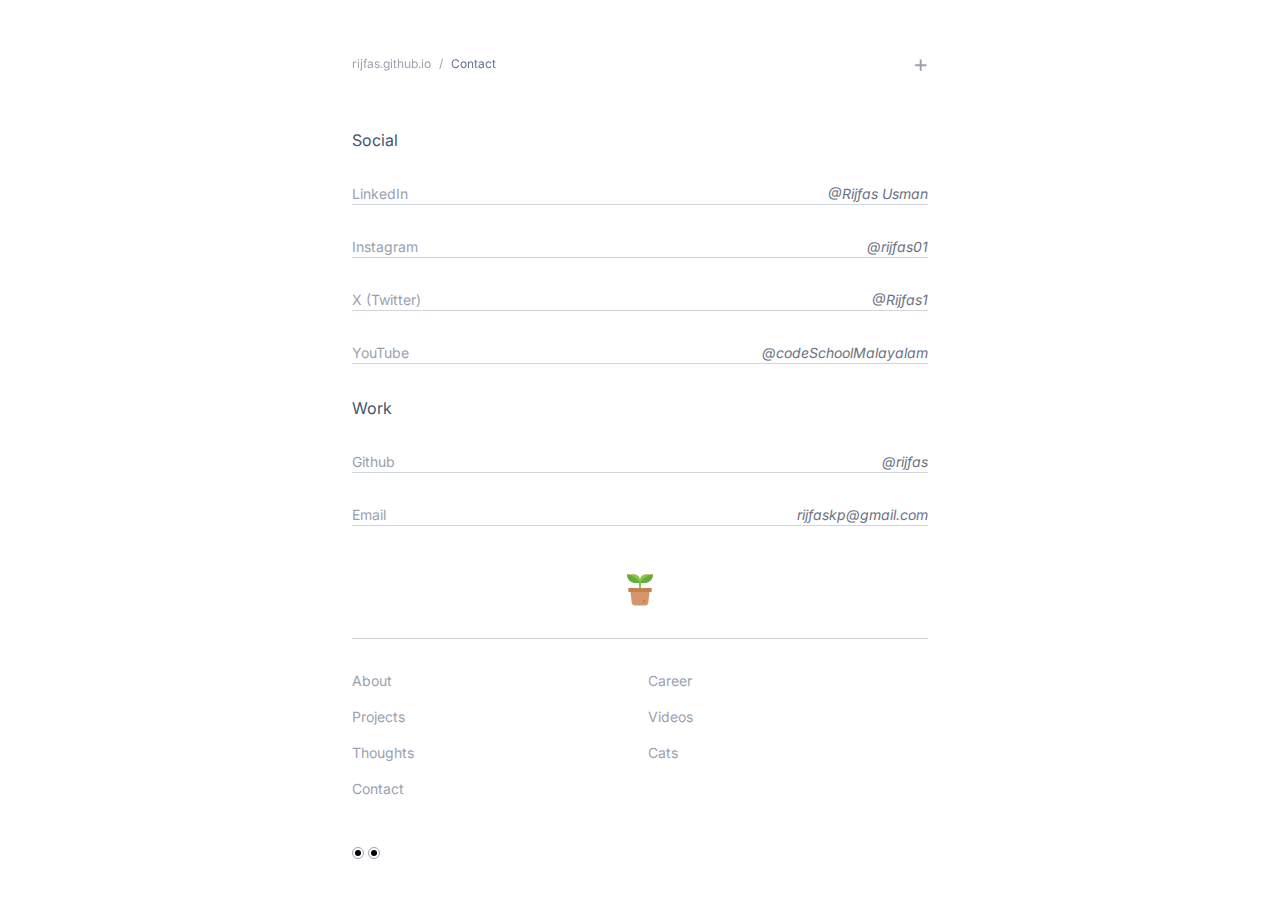
<file: contact.html>
<!DOCTYPE html>
<html lang="en">

<head>
    <meta charset="UTF-8">
    <meta name="viewport" content="width=device-width, initial-scale=1.0">
    <meta name="keywords"
        content="Rijfas Usman, Software Engineer, Full Stack Developer, YouTuber, Calicut, WilliamsLea">
    <meta name="author" content="Rijfas Usman">

    <link rel="apple-touch-icon" sizes="180x180" href="/images/apple-touch-icon.png">
    <link rel="icon" type="image/png" sizes="32x32" href="/images/favicon-32x32.png">
    <link rel="icon" type="image/png" sizes="16x16" href="/images/favicon-16x16.png">
    <link rel="manifest" href="/site.webmanifest">

    <meta property="og:title" content="Rijfas Usman - Developer & Mentor">
    <meta property="og:description"
        content="Software Engineer at WilliamsLea, YouTuber, and Full Stack Developer from Calicut, IN">
    <meta property="og:type" content="website">
    <meta property="og:url" content="https://rijfas.github.io/career.html">
    <meta property="og:url" content="https://rijfas.github.io">
    <meta property="og:image" content="https://rijfas.github.io/images/preview.webp">
    <meta property="og:image:width" content="1200" />
    <meta property="og:image:height" content="630" />

    <meta name="twitter:card" content="summary_large_image">
    <meta name="twitter:title" content="Rijfas Usman - Developer & Mentor">
    <meta name="twitter:description"
        content="Software Engineer at WilliamsLea, YouTuber, and Full Stack Developer from Calicut, IN">

    <link rel="preconnect" href="https://fonts.googleapis.com">
    <link rel="preconnect" href="https://fonts.gstatic.com" crossorigin>
    <link
        href="https://fonts.googleapis.com/css2?family=Inter:ital,opsz,wght@0,14..32,100..900;1,14..32,100..900&display=swap"
        rel="stylesheet">

    <link rel="stylesheet" href="css/style.min.css">



    <title>rijfas.github.io / Contact</title>
</head>

<body class="dark:bg-black">
    <div class="fixed w-full z-50">
        <div class="header-container">
            <div class="max-w-xl mx-auto px-4 sm:px-0">
                <header class="pt-12 pb-6 flex w-full justify-between items-center relative">
                    <nav aria-label="Breadcrumb" class="text-xs flex items-center gap-2">
                        <a href="index.html" class="hover:dark:text-white hover:text-slate-600 transition-colors"
                            aria-label="Home">rijfas.github.io</a>
                        <span aria-hidden="true">/</span>
                        <span aria-current="page" class="text-slate-500 dark:text-white">Contact</span>
                    </nav>
                    <button id="menuButton" aria-label="Toggle navigation menu" aria-expanded="false"
                        class="text-2xl hover:dark:text-white hover:text-slate-600 cursor-pointer transition-all duration-300 ease-in-out">+</button>
                    <nav id="dropdownMenu" aria-label="Site navigation"
                        class="absolute right-0 left-0 top-24 bg-white dark:bg-black rounded-lg p-4 opacity-0 transition-all duration-300 ease-in-out hidden border  border-opacity-75">
                        <ul class="flex flex-col gap-4 text-sm">
                            <li><a href="about.html"
                                    class=" hover:dark:text-white hover:text-slate-600 transition-colors">About</a>
                            </li>
                            <li><a href="career.html"
                                    class=" hover:dark:text-white hover:text-slate-600 transition-colors">Career</a>
                            </li>
                            <li><a href="projects.html"
                                    class=" hover:dark:text-white hover:text-slate-600 transition-colors">Projects</a>
                            </li>
                            <li><a href="videos.html"
                                    class=" hover:dark:text-white hover:text-slate-600 transition-colors">Videos</a>
                            </li>
                            <li><a href="thoughts.html"
                                    class=" hover:dark:text-white hover:text-slate-600 transition-colors">Thoughts</a>
                            </li>
                            <li><a href="cats.html"
                                    class=" hover:dark:text-white hover:text-slate-600 transition-colors">Cats</a>
                            </li>
                            <li><a href="contact.html"
                                    class=" hover:dark:text-white hover:text-slate-600 transition-colors">Contact</a>
                            </li>
                        </ul>
                    </nav>
                </header>
            </div>
        </div>
    </div>

    <div class="content-wrapper max-w-xl mx-auto flex flex-col gap-4 px-4 sm:px-0 pt-32">


        <main>
            <article class="flex flex-col gap-8">
                <span class="text-slate-600 dark:text-white">Social</span>
                <div
                    class="w-full flex text-sm justify-between items-end border-b border-b-gray-300 dark:border-b-gray-600 text-gray-400">
                    <span>LinkedIn</span>
                    <a href="https://in.linkedin.com/in/rijfas-usman-ba7141214" target="_blank"
                        class="italic text-gray-500 dark:text-gray-300 hover:underline" targe="_blank">@Rijfas
                        Usman</a>
                </div>
                <div
                    class="w-full flex text-sm justify-between items-end border-b border-b-gray-300 dark:border-b-gray-600 text-gray-400">
                    <span>Instagram</span>
                    <a href="https://www.instagram.com/rijfas01/"
                        class="italic text-gray-500 dark:text-gray-300 hover:underline" targe="_blank">@rijfas01</a>
                </div>
                <div
                    class="w-full flex text-sm justify-between items-end border-b border-b-gray-300 dark:border-b-gray-600 text-gray-400">
                    <span>X (Twitter)</span>
                    <a href="https://x.com/Rijfas1/" class="italic text-gray-500 dark:text-gray-300 hover:underline"
                        targe="_blank">@Rijfas1</a>
                </div>
                <div
                    class="w-full flex text-sm justify-between items-end border-b border-b-gray-300 dark:border-b-gray-600 text-gray-400">
                    <span>YouTube</span>
                    <a href="https://www.youtube.com/@codeSchoolMalayalam"
                        class="italic text-gray-500 dark:text-gray-300 hover:underline"
                        targe="_blank">@codeSchoolMalayalam</a>
                </div>

                <span class="text-slate-600 dark:text-white">Work</span>
                <div
                    class="w-full flex text-sm justify-between items-end border-b border-b-gray-300 dark:border-b-gray-600 text-gray-400">
                    <span>Github</span>
                    <a href="https://github.com/rijfas" class="italic text-gray-500 dark:text-gray-300 hover:underline"
                        targe="_blank">@rijfas</a>
                </div>
                <div
                    class="w-full flex text-sm justify-between items-end border-b border-b-gray-300 dark:border-b-gray-600 text-gray-400">
                    <span>Email</span>
                    <a href="mailto:rijfaskp@gmail.com" class="italic text-gray-500 dark:text-gray-300 hover:underline"
                        targe="_blank">rijfaskp@gmail.com</a>
                </div>

                <div class="mt-4 flex justify-center">
                    <svg xmlns="http://www.w3.org/2000/svg" version="1.1" xmlns:xlink="http://www.w3.org/1999/xlink"
                        width="32" height="32" x="0" y="0" viewBox="0 0 64 64" style="enable-background:new 0 0 32 32"
                        xml:space="preserve" class="">
                        <g>
                            <path fill="#d6966b"
                                d="M53 28H34V18h7c9.39 0 17-7.61 17-17H44c-6.63 0-12 5.37-12 12 0-3.32-1.34-6.32-3.51-8.49S23.32 1 20 1H6c0 4.7 1.9 8.94 4.98 12.02S18.3 18 23 18h7v10H11c-1.11 0-2 .89-2 2v4c0 1.11.89 2 2 2h2l2.45 22.03a5.57 5.57 0 0 0 1.82 3.55c.99.88 2.31 1.42 3.73 1.42h22c2.85 0 5.24-2.14 5.55-4.97L51 36h2c1.11 0 2-.89 2-2v-4c0-1.11-.89-2-2-2z"
                                opacity="1" data-original="#d6966b" class=""></path>
                            <circle cx="40.5" cy="54.5" r="2.5" fill="#c4804d" opacity="1" data-original="#c4804d">
                            </circle>
                            <path fill="#c4804d"
                                d="M55 30v4c0 1.11-.89 2-2 2H11c-1.11 0-2-.89-2-2v-4c0-1.11.89-2 2-2h42c1.11 0 2 .89 2 2z"
                                opacity="1" data-original="#c4804d"></path>
                            <path fill="#7fc94f" d="M34 18v10h-4V18h2zM58 1S42 2 32 18v-5c0-6.63 5.37-12 12-12z"
                                opacity="1" data-original="#7fc94f"></path>
                            <path fill="#5eb132" d="M58 1c0 9.39-7.61 17-17 17h-9C42 2 58 1 58 1z" opacity="1"
                                data-original="#5eb132"></path>
                            <path fill="#7fc94f" d="M32 13v5C22 2 6 1 6 1h14c3.32 0 6.32 1.34 8.49 3.51S32 9.68 32 13z"
                                opacity="1" data-original="#7fc94f"></path>
                            <path fill="#5eb132" d="M32 18h-9c-4.7 0-8.94-1.9-12.02-4.98S6 5.7 6 1c0 0 16 1 26 17z"
                                opacity="1" data-original="#5eb132"></path>
                        </g>
                    </svg>
                </div>

            </article>
        </main>

        <hr class="text-gray-300 dark:text-gray-600 my-4" aria-hidden="true" />

        <footer class="w-full grid grid-cols-2 gap-4 text-gray-400 pb-8 text-sm">
            <a class="hover:dark:text-white hover:text-slate-600 transition-colors" href="about.html">About</a>
            <a class="hover:dark:text-white hover:text-slate-600 transition-colors" href="career.html">Career</a>
            <a class="hover:dark:text-white hover:text-slate-600 transition-colors" href="projects.html">Projects</a>
            <a class="hover:dark:text-white hover:text-slate-600 transition-colors" href="videos.html">Videos</a>
            <a class="hover:dark:text-white hover:text-slate-600 transition-colors" href="thoughts.html">Thoughts</a>
            <a class="hover:dark:text-white hover:text-slate-600 transition-colors" href="cats.html">Cats</a>
            <a class="hover:dark:text-white hover:text-slate-600 transition-colors" href="contact.html">Contact</a>
        </footer>
        <div class="flex gap-1 mb-4">
            <div class="size-3 border bg-white rounded-full flex flex-col justify-center items-center">
                <div class="eyes size-1.5 bg-black rounded-full"></div>
            </div>
            <div class="size-3 border bg-white rounded-full flex flex-col justify-center items-center">
                <div class="eyes size-1.5 bg-black rounded-full"></div>
            </div>
        </div>
    </div>

    <script src="js/script.js"> </script>
</body>

</html>
</file>
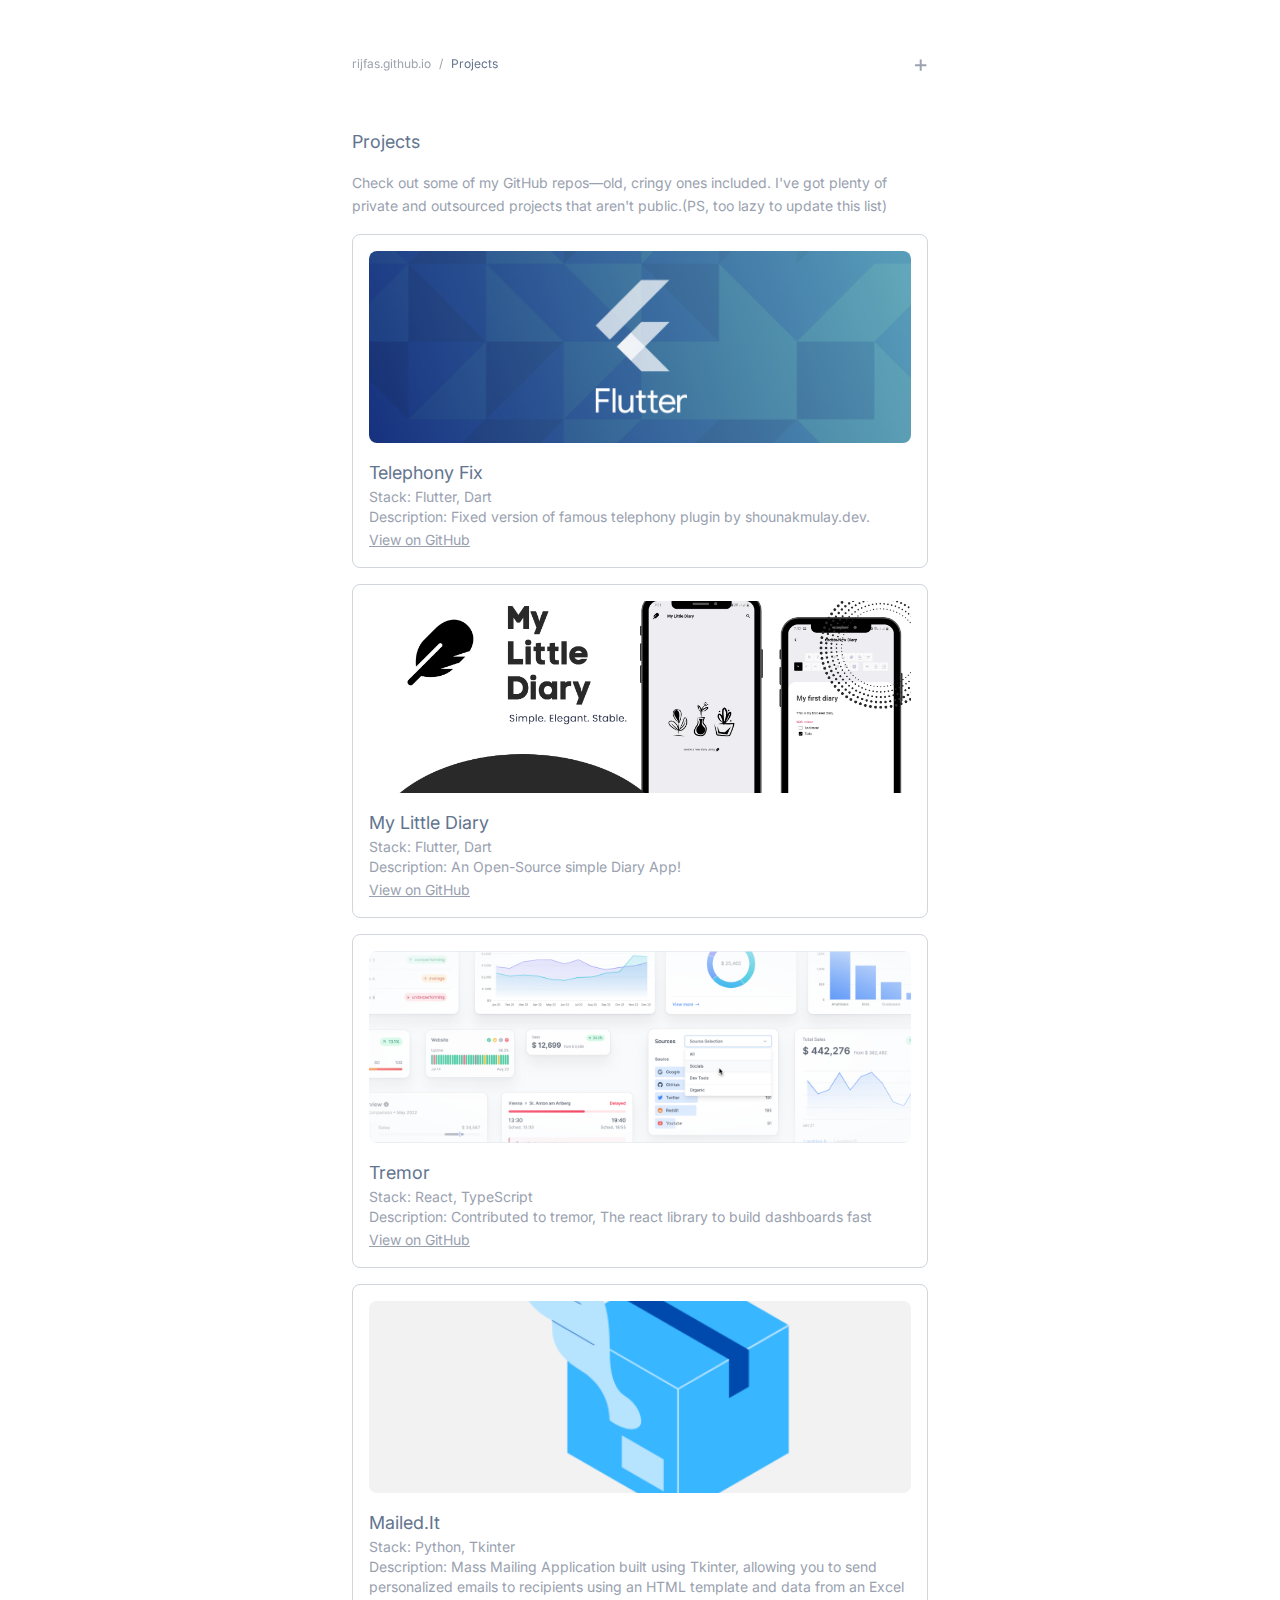
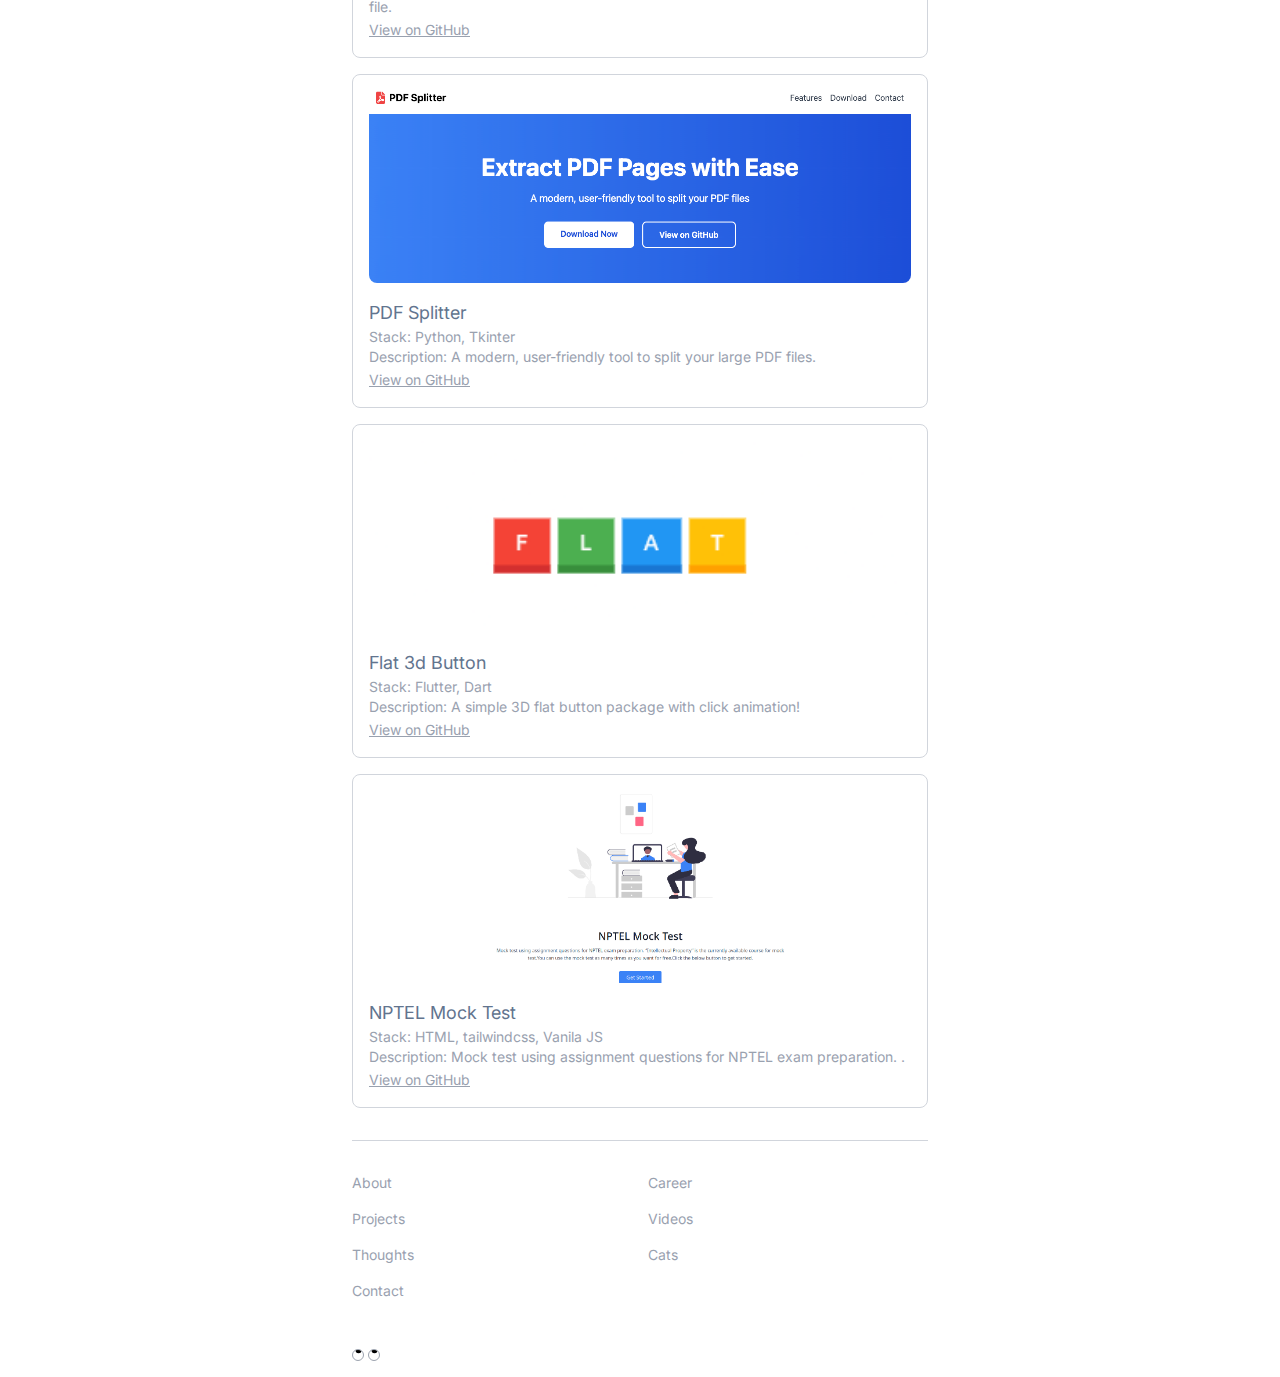
<file: projects.html>
<!DOCTYPE html>
<html lang="en">

<head>
    <meta charset="UTF-8">
    <meta name="viewport" content="width=device-width, initial-scale=1.0">
    <meta name="keywords"
        content="Rijfas Usman, Software Engineer, Full Stack Developer, YouTuber, Calicut, WilliamsLea">
    <meta name="author" content="Rijfas Usman">

    <link rel="apple-touch-icon" sizes="180x180" href="/images/apple-touch-icon.png">
    <link rel="icon" type="image/png" sizes="32x32" href="/images/favicon-32x32.png">
    <link rel="icon" type="image/png" sizes="16x16" href="/images/favicon-16x16.png">
    <link rel="manifest" href="/site.webmanifest">

    <meta property="og:title" content="Rijfas Usman - Developer & Mentor">
    <meta property="og:description"
        content="Software Engineer at WilliamsLea, YouTuber, and Full Stack Developer from Calicut, IN">
    <meta property="og:type" content="website">
    <meta property="og:url" content="https://rijfas.github.io/projects.html">
    <meta property="og:image" content="https://rijfas.github.io/images/preview.webp">
    <meta property="og:image:width" content="1200" />
    <meta property="og:image:height" content="630" />

    <meta name="twitter:card" content="summary_large_image">
    <meta name="twitter:title" content="Rijfas Usman - Developer & Mentor">
    <meta name="twitter:description"
        content="Software Engineer at WilliamsLea, YouTuber, and Full Stack Developer from Calicut, IN">

    <link rel="preconnect" href="https://fonts.googleapis.com">
    <link rel="preconnect" href="https://fonts.gstatic.com" crossorigin>
    <link
        href="https://fonts.googleapis.com/css2?family=Inter:ital,opsz,wght@0,14..32,100..900;1,14..32,100..900&display=swap"
        rel="stylesheet">

    <link rel="stylesheet" href="css/style.min.css">

    <title>rijfas.github.io / Projects</title>
</head>

<body class="dark:bg-black">
    <div class="fixed w-full z-50">
        <div class="header-container">
            <div class="max-w-xl mx-auto px-4 sm:px-0">
                <header class="pt-12 pb-6 flex w-full justify-between items-center relative">
                    <nav aria-label="Breadcrumb" class="text-xs flex items-center gap-2">
                        <a href="index.html" class="hover:dark:text-white hover:text-slate-600 transition-colors"
                            aria-label="Home">rijfas.github.io</a>
                        <span aria-hidden="true">/</span>
                        <span aria-current="page" class="text-slate-500 dark:text-white">Projects</span>
                    </nav>
                    <button id="menuButton" aria-label="Toggle navigation menu" aria-expanded="false"
                        class="text-2xl hover:dark:text-white hover:text-slate-600 cursor-pointer transition-all duration-300 ease-in-out">+</button>
                    <nav id="dropdownMenu" aria-label="Site navigation"
                        class="absolute right-0 left-0 top-24 bg-white dark:bg-black rounded-lg p-4 opacity-0 transition-all duration-300 ease-in-out hidden border  border-opacity-75">
                        <ul class="flex flex-col gap-4 text-sm">
                            <li><a href="about.html"
                                    class=" hover:dark:text-white hover:text-slate-600 transition-colors">About</a>
                            </li>
                            <li><a href="career.html"
                                    class=" hover:dark:text-white hover:text-slate-600 transition-colors">Career</a>
                            </li>
                            <li><a href="projects.html"
                                    class=" hover:dark:text-white hover:text-slate-600 transition-colors">Projects</a>
                            </li>
                            <li><a href="videos.html"
                                    class=" hover:dark:text-white hover:text-slate-600 transition-colors">Videos</a>
                            </li>
                            <li><a href="thoughts.html"
                                    class=" hover:dark:text-white hover:text-slate-600 transition-colors">Thoughts</a>
                            </li>
                            <li><a href="cats.html"
                                    class=" hover:dark:text-white hover:text-slate-600 transition-colors">Cats</a>
                            </li>
                            <li><a href="contact.html"
                                    class=" hover:dark:text-white hover:text-slate-600 transition-colors">Contact</a>
                            </li>
                        </ul>
                    </nav>
                </header>
            </div>
        </div>
    </div>

    <div class="content-wrapper max-w-xl mx-auto flex flex-col gap-4 px-4 sm:px-0 pt-32">
        <main>
            <article>
                <h1 class="text-lg text-slate-500 dark:text-white mb-4">Projects</h1>
                <p class="mt-4 text-sm text-gray-400 leading-relaxed">
                    Check out some of my GitHub repos—old, cringy ones included. I've got plenty of private and
                    outsourced projects that aren't public.(PS, too lazy to update this list)
                </p>
                <div id="repos" class="mt-4 flex flex-col gap-4">
                    <div class="repo p-4 border border-gray-300 dark:border-gray-600 rounded-lg">
                        <img src="images/project_3.png" alt="Telephony Fix"
                            class="w-full h-48 object-cover rounded-lg mb-4">
                        <h2 class="text-lg text-slate-500 dark:text-white">
                            Telephony Fix</h2>
                        <p class="text-sm text-gray-400">Stack: Flutter, Dart</p>
                        <p class="text-sm text-gray-400">Description: Fixed version of famous telephony plugin by
                            shounakmulay.dev.
                        </p>
                        <a href="https://github.com/rijfas/Telephony"
                            class="text-gray-400 hover:text-gray-500 hover:dark:text-white text-sm underline"
                            target="_blank">View on
                            GitHub</a>
                    </div>
                    <div class="repo p-4 border border-gray-300 dark:border-gray-600 rounded-lg">
                        <img src="images/project_4.png" alt="My Little Diary"
                            class="w-full h-48 object-cover rounded-lg mb-4">
                        <h2 class="text-lg text-slate-500 dark:text-white">
                            My Little Diary</h2>
                        <p class="text-sm text-gray-400">Stack: Flutter, Dart</p>
                        <p class="text-sm text-gray-400">Description: An Open-Source simple Diary App!
                        </p>
                        <a href="https://github.com/rijfas/my_little_diary"
                            class="text-gray-400 hover:text-gray-500 hover:dark:text-white text-sm underline"
                            target="_blank">View on
                            GitHub</a>
                    </div>
                    <div class="repo p-4 border border-gray-300 dark:border-gray-600 rounded-lg">
                        <img src="images/project_5.png" alt="Tremor" class="w-full h-48 object-cover rounded-lg mb-4">
                        <h2 class="text-lg text-slate-500 dark:text-white">
                            Tremor</h2>
                        <p class="text-sm text-gray-400">Stack: React, TypeScript</p>
                        <p class="text-sm text-gray-400">Description: Contributed to tremor, The react library to build
                            dashboards fast
                        </p>
                        <a href="https://github.com/rijfas/my_little_diary"
                            class="text-gray-400 hover:text-gray-500 hover:dark:text-white text-sm underline"
                            target="_blank">View on
                            GitHub</a>
                    </div>
                    <div class="repo p-4 border border-gray-300 dark:border-gray-600 rounded-lg">
                        <img src="images/project_6.png" alt="Mailed.It"
                            class="w-full h-48 object-cover rounded-lg mb-4">
                        <h2 class="text-lg text-slate-500 dark:text-white">
                            Mailed.It</h2>
                        <p class="text-sm text-gray-400">Stack: Python, Tkinter</p>
                        <p class="text-sm text-gray-400">Description: Mass Mailing Application built using Tkinter,
                            allowing you to send personalized emails to recipients using an HTML template and data from
                            an Excel file.

                        </p>
                        <a href="https://github.com/rijfas/mailed_it"
                            class="text-gray-400 hover:text-gray-500 hover:dark:text-white text-sm underline"
                            target="_blank">View on
                            GitHub</a>
                    </div>
                    <div class="repo p-4 border border-gray-300 dark:border-gray-600 rounded-lg">
                        <img src="images/project_1.png" alt="PDF Splitter"
                            class="w-full h-48 object-cover rounded-lg mb-4">
                        <h2 class="text-lg text-slate-500 dark:text-white">
                            PDF Splitter</h2>
                        <p class="text-sm text-gray-400">Stack: Python, Tkinter</p>
                        <p class="text-sm text-gray-400">Description: A modern, user-friendly tool to split your large
                            PDF files.
                        </p>
                        <a href="https://github.com/rijfas/pdf-splitter"
                            class="text-gray-400 hover:text-gray-500 hover:dark:text-white text-sm underline"
                            target="_blank">View on
                            GitHub</a>
                    </div>
                    <div class="repo p-4 border border-gray-300 dark:border-gray-600 rounded-lg">
                        <img src="images/project_2.png" alt="Flat 3d Button"
                            class="w-full h-48 object-cover rounded-lg mb-4">
                        <h2 class="text-lg text-slate-500 dark:text-white">
                            Flat 3d Button</h2>
                        <p class="text-sm text-gray-400">Stack: Flutter, Dart</p>
                        <p class="text-sm text-gray-400">Description: A simple 3D flat button package with click
                            animation!
                        </p>
                        <a href="https://github.com/rijfas/flat_3d_button"
                            class="text-gray-400 hover:text-gray-500 hover:dark:text-white text-sm underline"
                            target="_blank">View on
                            GitHub</a>
                    </div>
                    <div class="repo p-4 border border-gray-300 dark:border-gray-600 rounded-lg">
                        <img src="images/project_7.png" alt="NPTEL Mock Test"
                            class="w-full h-48 object-cover rounded-lg mb-4">
                        <h2 class="text-lg text-slate-500 dark:text-white">
                            NPTEL Mock Test</h2>
                        <p class="text-sm text-gray-400">Stack: HTML, tailwindcss, Vanila JS</p>
                        <p class="text-sm text-gray-400">Description: Mock test using assignment questions for NPTEL
                            exam preparation. .

                        </p>
                        <a href="https://github.com/rijfas/nptel_mock_test"
                            class="text-gray-400 hover:text-gray-500 hover:dark:text-white text-sm underline"
                            target="_blank">View on
                            GitHub</a>
                    </div>


                </div>
            </article>
        </main>

        <hr class="text-gray-300 dark:text-gray-600 my-4" aria-hidden="true" />

        <footer class="w-full grid grid-cols-2 gap-4 text-gray-400 pb-8 text-sm">
            <a class="hover:dark:text-white hover:text-slate-600 transition-colors" href="about.html">About</a>
            <a class="hover:dark:text-white hover:text-slate-600 transition-colors" href="career.html">Career</a>
            <a class="hover:dark:text-white hover:text-slate-600 transition-colors" href="projects.html">Projects</a>
            <a class="hover:dark:text-white hover:text-slate-600 transition-colors" href="videos.html">Videos</a>
            <a class="hover:dark:text-white hover:text-slate-600 transition-colors" href="thoughts.html">Thoughts</a>
            <a class="hover:dark:text-white hover:text-slate-600 transition-colors" href="cats.html">Cats</a>
            <a class="hover:dark:text-white hover:text-slate-600 transition-colors" href="contact.html">Contact</a>
        </footer>
        <div class="flex gap-1 mb-4">
            <div class="size-3 border bg-white rounded-full flex flex-col justify-center items-center">
                <div class="eyes size-1.5 bg-black rounded-full"></div>
            </div>
            <div class="size-3 border bg-white rounded-full flex flex-col justify-center items-center">
                <div class="eyes size-1.5 bg-black rounded-full"></div>
            </div>
        </div>
    </div>

    <script src="js/script.js"></script>
</body>

</html>
</file>
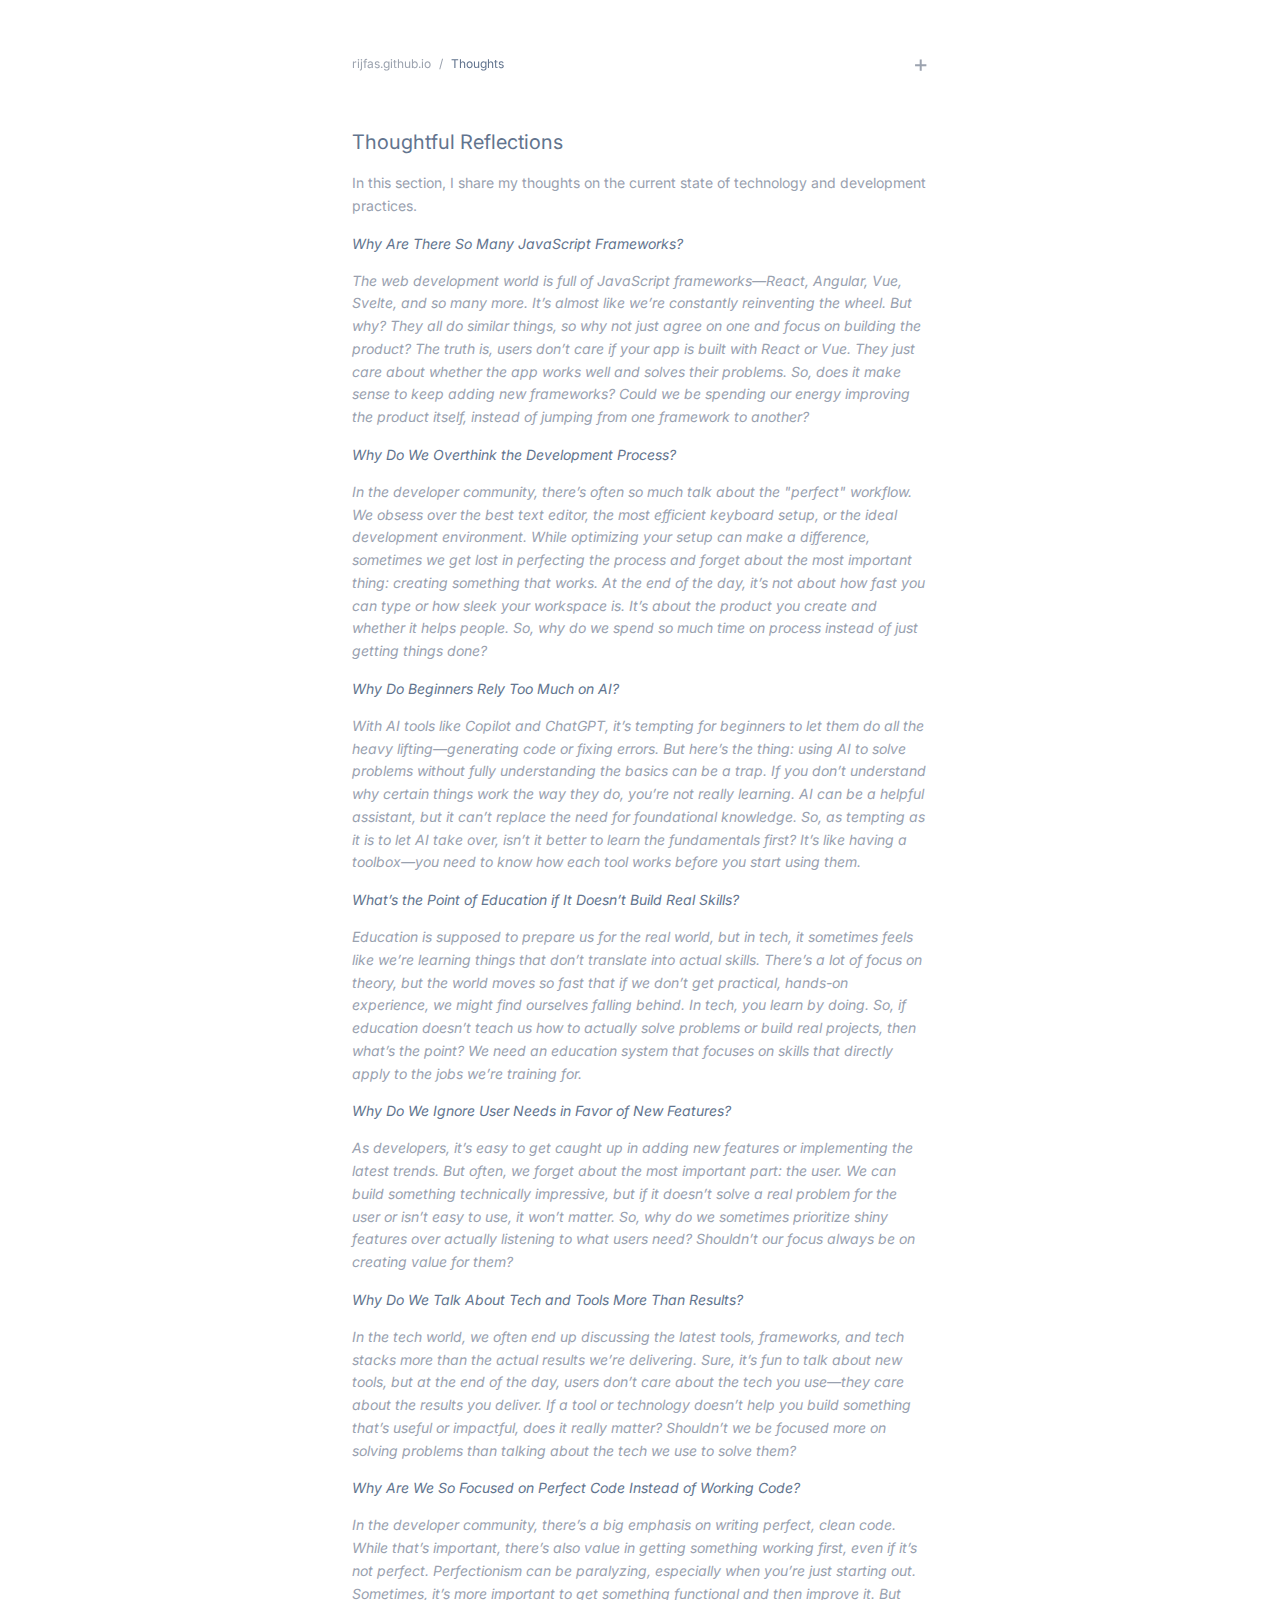
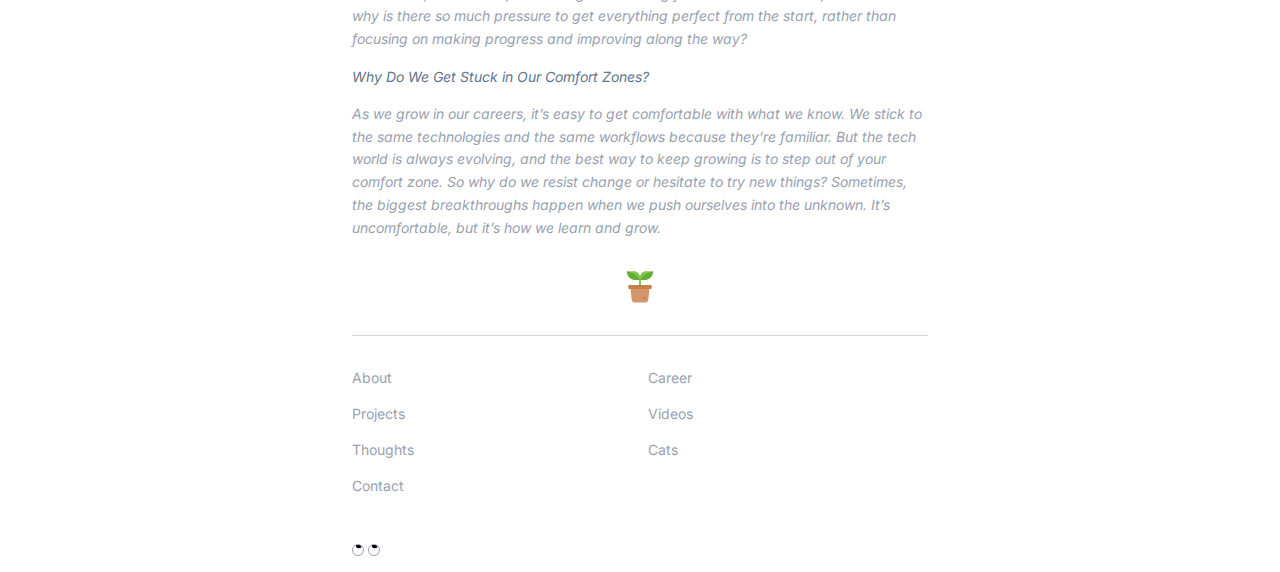
<file: thoughts.html>
<!DOCTYPE html>
<html lang="en">

<head>
    <meta charset="UTF-8">
    <meta name="viewport" content="width=device-width, initial-scale=1.0">
    <meta name="keywords"
        content="Rijfas Usman, Software Engineer, Full Stack Developer, YouTuber, Calicut, WilliamsLea">
    <meta name="author" content="Rijfas Usman">
    <link rel="apple-touch-icon" sizes="180x180" href="/images/apple-touch-icon.png">
    <link rel="icon" type="image/png" sizes="32x32" href="/images/favicon-32x32.png">
    <link rel="icon" type="image/png" sizes="16x16" href="/images/favicon-16x16.png">
    <link rel="manifest" href="/site.webmanifest">
    <meta property="og:title" content="Rijfas Usman - Developer & Mentor">
    <meta property="og:description"
        content="Software Engineer at WilliamsLea, YouTuber, and Full Stack Developer from Calicut, IN">
    <meta property="og:type" content="website">
    <meta property="og:url" content="https://rijfas.github.io/thoughts.html">
    <meta property="og:image" content="https://rijfas.github.io/images/preview.webp">
    <meta property="og:image:width" content="1200" />
    <meta property="og:image:height" content="630" />
    <meta name="twitter:card" content="summary_large_image">
    <meta name="twitter:title" content="Rijfas Usman - Developer & Mentor">
    <meta name="twitter:description"
        content="Software Engineer at WilliamsLea, YouTuber, and Full Stack Developer from Calicut, IN">

    <link rel="preconnect" href="https://fonts.googleapis.com">
    <link rel="preconnect" href="https://fonts.gstatic.com" crossorigin>
    <link
        href="https://fonts.googleapis.com/css2?family=Inter:ital,opsz,wght@0,14..32,100..900;1,14..32,100..900&display=swap"
        rel="stylesheet">

    <link rel="stylesheet" href="css/style.min.css">



    <title>rijfas.github.io / Thoughts</title>
</head>

<body class="dark:bg-black">
    <div class="fixed w-full z-50">
        <div class="header-container">
            <div class="max-w-xl mx-auto px-4 sm:px-0">
                <header class="pt-12 pb-6 flex w-full justify-between items-center relative">
                    <nav aria-label="Breadcrumb" class="text-xs flex items-center gap-2">
                        <a href="index.html" class="hover:dark:text-white hover:text-slate-600 transition-colors"
                            aria-label="Home">rijfas.github.io</a>
                        <span aria-hidden="true">/</span>
                        <span aria-current="page" class="text-slate-500 dark:text-white">Thoughts</span>
                    </nav>
                    <button id="menuButton" aria-label="Toggle navigation menu" aria-expanded="false"
                        class="text-2xl hover:dark:text-white hover:text-slate-600 cursor-pointer transition-all duration-300 ease-in-out">+</button>
                    <nav id="dropdownMenu" aria-label="Site navigation"
                        class="absolute right-0 left-0 top-24 bg-white dark:bg-black rounded-lg p-4 opacity-0 transition-all duration-300 ease-in-out hidden border  border-opacity-75">
                        <ul class="flex flex-col gap-4 text-sm">
                            <li><a href="about.html"
                                    class=" hover:dark:text-white hover:text-slate-600 transition-colors">About</a>
                            </li>
                            <li><a href="career.html"
                                    class=" hover:dark:text-white hover:text-slate-600 transition-colors">Career</a>
                            </li>
                            <li><a href="projects.html"
                                    class=" hover:dark:text-white hover:text-slate-600 transition-colors">Projects</a>
                            </li>
                            <li><a href="videos.html"
                                    class=" hover:dark:text-white hover:text-slate-600 transition-colors">Videos</a>
                            </li>
                            <li><a href="thoughts.html"
                                    class=" hover:dark:text-white hover:text-slate-600 transition-colors">Thoughts</a>
                            </li>
                            <li><a href="cats.html"
                                    class=" hover:dark:text-white hover:text-slate-600 transition-colors">Cats</a>
                            </li>
                            <li><a href="contact.html"
                                    class=" hover:dark:text-white hover:text-slate-600 transition-colors">Contact</a>
                            </li>
                        </ul>
                    </nav>
                </header>
            </div>
        </div>
    </div>

    <div class="content-wrapper max-w-xl mx-auto flex flex-col gap-4 px-4 sm:px-0 pt-32">
        <main>
            <article>
                <h1 class="text-xl text-slate-500 dark:text-white mb-4">Thoughtful Reflections</h1>
                <p class="mt-4 text-sm text-gray-400 leading-relaxed">
                    In this section, I share my thoughts on the current state of technology and development practices.
                </p>
                <h2 class="text-slate-500 dark:text-white text-sm mt-4 italic">Why Are There So Many JavaScript
                    Frameworks?</h2>
                <p class="mt-4 text-gray-400 leading-relaxed italic text-sm">
                    The web development world is full of JavaScript frameworks—React, Angular, Vue, Svelte, and so many
                    more. It’s almost like we’re constantly reinventing the wheel. But why? They all do similar things,
                    so why not just agree on one and focus on building the product? The truth is, users don’t care if
                    your app is built with React or Vue. They just care about whether the app works well and solves
                    their problems. So, does it make sense to keep adding new frameworks? Could we be spending our
                    energy improving the product itself, instead of jumping from one framework to another?
                </p>

                <h2 class="text-slate-500 dark:text-white text-sm mt-4 italic">Why Do We Overthink the Development
                    Process?</h2>
                <p class="mt-4 text-gray-400 leading-relaxed italic text-sm">
                    In the developer community, there’s often so much talk about the "perfect" workflow. We obsess over
                    the best text editor, the most efficient keyboard setup, or the ideal development environment. While
                    optimizing your setup can make a difference, sometimes we get lost in perfecting the process and
                    forget about the most important thing: creating something that works. At the end of the day, it’s
                    not about how fast you can type or how sleek your workspace is. It’s about the product you create
                    and whether it helps people. So, why do we spend so much time on process instead of just getting
                    things done?
                </p>

                <h2 class="text-slate-500 dark:text-white text-sm mt-4 italic">Why Do Beginners Rely Too Much on AI?
                </h2>
                <p class="mt-4 text-gray-400 leading-relaxed italic text-sm">
                    With AI tools like Copilot and ChatGPT, it’s tempting for beginners to let them do all the heavy
                    lifting—generating code or fixing errors. But here’s the thing: using AI to solve problems without
                    fully understanding the basics can be a trap. If you don’t understand why certain things work the
                    way they do, you’re not really learning. AI can be a helpful assistant, but it can’t replace the
                    need for foundational knowledge. So, as tempting as it is to let AI take over, isn’t it better to
                    learn the fundamentals first? It’s like having a toolbox—you need to know how each tool works before
                    you start using them.
                </p>

                <h2 class="text-slate-500 dark:text-white text-sm mt-4 italic">What’s the Point of Education if It
                    Doesn’t Build Real
                    Skills?</h2>
                <p class="mt-4 text-gray-400 leading-relaxed italic text-sm">
                    Education is supposed to prepare us for the real world, but in tech, it sometimes feels like we’re
                    learning things that don’t translate into actual skills. There’s a lot of focus on theory, but the
                    world moves so fast that if we don’t get practical, hands-on experience, we might find ourselves
                    falling behind. In tech, you learn by doing. So, if education doesn’t teach us how to actually solve
                    problems or build real projects, then what’s the point? We need an education system that focuses on
                    skills that directly apply to the jobs we’re training for.
                </p>

                <h2 class="text-slate-500 dark:text-white text-sm mt-4 italic">Why Do We Ignore User Needs in Favor of
                    New Features?</h2>
                <p class="mt-4 text-gray-400 leading-relaxed italic text-sm">
                    As developers, it’s easy to get caught up in adding new features or implementing the latest trends.
                    But often, we forget about the most important part: the user. We can build something technically
                    impressive, but if it doesn’t solve a real problem for the user or isn’t easy to use, it won’t
                    matter. So, why do we sometimes prioritize shiny features over actually listening to what users
                    need? Shouldn’t our focus always be on creating value for them?
                </p>

                <h2 class="text-slate-500 dark:text-white text-sm mt-4 italic">Why Do We Talk About Tech and Tools More
                    Than Results?</h2>
                <p class="mt-4 text-gray-400 leading-relaxed italic text-sm">
                    In the tech world, we often end up discussing the latest tools, frameworks, and tech stacks more
                    than the actual results we’re delivering. Sure, it’s fun to talk about new tools, but at the end of
                    the day, users don’t care about the tech you use—they care about the results you deliver. If a tool
                    or technology doesn’t help you build something that’s useful or impactful, does it really matter?
                    Shouldn’t we be focused more on solving problems than talking about the tech we use to solve them?
                </p>

                <h2 class="text-slate-500 dark:text-white text-sm mt-4 italic">Why Are We So Focused on Perfect Code
                    Instead of Working
                    Code?</h2>
                <p class="mt-4 text-gray-400 leading-relaxed italic text-sm">
                    In the developer community, there’s a big emphasis on writing perfect, clean code. While that’s
                    important, there’s also value in getting something working first, even if it’s not perfect.
                    Perfectionism can be paralyzing, especially when you’re just starting out. Sometimes, it’s more
                    important to get something functional and then improve it. But why is there so much pressure to get
                    everything perfect from the start, rather than focusing on making progress and improving along the
                    way?
                </p>

                <h2 class="text-slate-500 dark:text-white text-sm mt-4 italic">Why Do We Get Stuck in Our Comfort Zones?
                </h2>
                <p class="mt-4 text-gray-400 leading-relaxed italic text-sm">
                    As we grow in our careers, it’s easy to get comfortable with what we know. We stick to the same
                    technologies and the same workflows because they’re familiar. But the tech world is always evolving,
                    and the best way to keep growing is to step out of your comfort zone. So why do we resist change or
                    hesitate to try new things? Sometimes, the biggest breakthroughs happen when we push ourselves into
                    the unknown. It’s uncomfortable, but it’s how we learn and grow.
                </p>

            </article>
        </main>

        <div class="mt-4 flex justify-center">
            <svg xmlns="http://www.w3.org/2000/svg" version="1.1" xmlns:xlink="http://www.w3.org/1999/xlink" width="32"
                height="32" x="0" y="0" viewBox="0 0 64 64" style="enable-background:new 0 0 32 32" xml:space="preserve"
                class="">
                <g>
                    <path fill="#d6966b"
                        d="M53 28H34V18h7c9.39 0 17-7.61 17-17H44c-6.63 0-12 5.37-12 12 0-3.32-1.34-6.32-3.51-8.49S23.32 1 20 1H6c0 4.7 1.9 8.94 4.98 12.02S18.3 18 23 18h7v10H11c-1.11 0-2 .89-2 2v4c0 1.11.89 2 2 2h2l2.45 22.03a5.57 5.57 0 0 0 1.82 3.55c.99.88 2.31 1.42 3.73 1.42h22c2.85 0 5.24-2.14 5.55-4.97L51 36h2c1.11 0 2-.89 2-2v-4c0-1.11-.89-2-2-2z"
                        opacity="1" data-original="#d6966b" class=""></path>
                    <circle cx="40.5" cy="54.5" r="2.5" fill="#c4804d" opacity="1" data-original="#c4804d"></circle>
                    <path fill="#c4804d"
                        d="M55 30v4c0 1.11-.89 2-2 2H11c-1.11 0-2-.89-2-2v-4c0-1.11.89-2 2-2h42c1.11 0 2 .89 2 2z"
                        opacity="1" data-original="#c4804d"></path>
                    <path fill="#7fc94f" d="M34 18v10h-4V18h2zM58 1S42 2 32 18v-5c0-6.63 5.37-12 12-12z" opacity="1"
                        data-original="#7fc94f"></path>
                    <path fill="#5eb132" d="M58 1c0 9.39-7.61 17-17 17h-9C42 2 58 1 58 1z" opacity="1"
                        data-original="#5eb132"></path>
                    <path fill="#7fc94f" d="M32 13v5C22 2 6 1 6 1h14c3.32 0 6.32 1.34 8.49 3.51S32 9.68 32 13z"
                        opacity="1" data-original="#7fc94f"></path>
                    <path fill="#5eb132" d="M32 18h-9c-4.7 0-8.94-1.9-12.02-4.98S6 5.7 6 1c0 0 16 1 26 17z" opacity="1"
                        data-original="#5eb132"></path>
                </g>
            </svg>
        </div>

        <hr class="text-gray-300 dark:text-gray-600 my-4" aria-hidden="true" />

        <footer class="w-full grid grid-cols-2 gap-4 text-gray-400 pb-8 text-sm">
            <a class="hover:dark:text-white hover:text-slate-600 transition-colors" href="about.html">About</a>
            <a class="hover:dark:text-white hover:text-slate-600 transition-colors" href="career.html">Career</a>
            <a class="hover:dark:text-white hover:text-slate-600 transition-colors" href="projects.html">Projects</a>
            <a class="hover:dark:text-white hover:text-slate-600 transition-colors" href="videos.html">Videos</a>
            <a class="hover:dark:text-white hover:text-slate-600 transition-colors" href="thoughts.html">Thoughts</a>
            <a class="hover:dark:text-white hover:text-slate-600 transition-colors" href="cats.html">Cats</a>
            <a class="hover:dark:text-white hover:text-slate-600 transition-colors" href="contact.html">Contact</a>
        </footer>
        <div class="flex gap-1 mb-4">
            <div class="size-3 border bg-white rounded-full flex flex-col justify-center items-center">
                <div class="eyes size-1.5 bg-black rounded-full"></div>
            </div>
            <div class="size-3 border bg-white rounded-full flex flex-col justify-center items-center">
                <div class="eyes size-1.5 bg-black rounded-full"></div>
            </div>
        </div>
    </div>

    <script src="./js/script.js"> </script>

</body>

</html>
</file>
<file: css/style.min.css>
/*! tailwindcss v4.0.8 | MIT License | https://tailwindcss.com */
body{font-optical-sizing:auto;color:#9ca3af;font-family:Inter,system-ui,-apple-system,sans-serif}.gallery-grid{grid-template-columns:repeat(12,1fr);grid-auto-rows:80px;gap:1rem;display:grid}.gallery-item{border-radius:.5rem;transition:transform .2s ease-in-out;position:relative;overflow:hidden}.gallery-item:hover{transform:scale(1.02)}.gallery-item img{object-fit:cover;width:100%;height:100%}.grid-item-1{grid-area:span 3/span 7}.grid-item-2{grid-area:span 2/span 5}.grid-item-3{grid-area:span 3/span 5}.grid-item-4{grid-area:span 2/span 7}.grid-item-5,.grid-item-6{grid-area:span 2/span 6}@media (width<=768px){.gallery-grid{grid-template-columns:repeat(6,1fr);grid-auto-rows:60px}.grid-item-1{grid-area:span 3/span 6}.grid-item-2,.grid-item-3{grid-area:span 2/span 3}.grid-item-4,.grid-item-5,.grid-item-6{grid-area:span 2/span 6}}@media (prefers-reduced-motion:no-preference){:root{scroll-behavior:smooth}}.header-container{z-index:50;width:100%;transition:background-color .3s ease-in-out,-webkit-backdrop-filter .3s ease-in-out,backdrop-filter .3s ease-in-out;position:fixed}.content-wrapper{transition:filter .3s ease-in-out}.blur-active .content-wrapper{filter:blur(4px);pointer-events:none}#dropdownMenu{z-index:50}@media (prefers-reduced-motion:no-preference){:root{scroll-behavior:smooth}}.header-container.scrolled{-webkit-backdrop-filter:blur(8px);background-color:#ffffffb3}@media (prefers-color-scheme:dark){.header-container.scrolled{-webkit-backdrop-filter:blur(8px);background-color:#000000b3}}@layer theme{:root,:host{--font-sans:ui-sans-serif,system-ui,sans-serif,"Apple Color Emoji","Segoe UI Emoji","Segoe UI Symbol","Noto Color Emoji";--font-mono:ui-monospace,SFMono-Regular,Menlo,Monaco,Consolas,"Liberation Mono","Courier New",monospace;--color-red-500:oklch(.637 .237 25.331);--color-slate-500:oklch(.554 .046 257.417);--color-slate-600:oklch(.446 .043 257.281);--color-gray-300:oklch(.872 .01 258.338);--color-gray-400:oklch(.707 .022 261.325);--color-gray-500:oklch(.551 .027 264.364);--color-gray-600:oklch(.446 .03 256.802);--color-black:#000;--color-white:#fff;--spacing:.25rem;--container-xl:36rem;--text-xs:.75rem;--text-xs--line-height:calc(1/.75);--text-sm:.875rem;--text-sm--line-height:calc(1.25/.875);--text-lg:1.125rem;--text-lg--line-height:calc(1.75/1.125);--text-xl:1.25rem;--text-xl--line-height:calc(1.75/1.25);--text-2xl:1.5rem;--text-2xl--line-height:calc(2/1.5);--leading-relaxed:1.625;--radius-lg:.5rem;--ease-in:cubic-bezier(.4,0,1,1);--ease-out:cubic-bezier(0,0,.2,1);--ease-in-out:cubic-bezier(.4,0,.2,1);--blur-sm:8px;--default-transition-duration:.15s;--default-transition-timing-function:cubic-bezier(.4,0,.2,1);--default-font-family:var(--font-sans);--default-font-feature-settings:var(--font-sans--font-feature-settings);--default-font-variation-settings:var(--font-sans--font-variation-settings);--default-mono-font-family:var(--font-mono);--default-mono-font-feature-settings:var(--font-mono--font-feature-settings);--default-mono-font-variation-settings:var(--font-mono--font-variation-settings)}}@layer base{*,:after,:before,::backdrop{box-sizing:border-box;border:0 solid;margin:0;padding:0}::file-selector-button{box-sizing:border-box;border:0 solid;margin:0;padding:0}html,:host{-webkit-text-size-adjust:100%;tab-size:4;line-height:1.5;font-family:var(--default-font-family,ui-sans-serif,system-ui,sans-serif,"Apple Color Emoji","Segoe UI Emoji","Segoe UI Symbol","Noto Color Emoji");font-feature-settings:var(--default-font-feature-settings,normal);font-variation-settings:var(--default-font-variation-settings,normal);-webkit-tap-highlight-color:transparent}body{line-height:inherit}hr{height:0;color:inherit;border-top-width:1px}abbr:where([title]){-webkit-text-decoration:underline dotted;text-decoration:underline dotted}h1,h2,h3,h4,h5,h6{font-size:inherit;font-weight:inherit}a{color:inherit;-webkit-text-decoration:inherit;-webkit-text-decoration:inherit;-webkit-text-decoration:inherit;text-decoration:inherit}b,strong{font-weight:bolder}code,kbd,samp,pre{font-family:var(--default-mono-font-family,ui-monospace,SFMono-Regular,Menlo,Monaco,Consolas,"Liberation Mono","Courier New",monospace);font-feature-settings:var(--default-mono-font-feature-settings,normal);font-variation-settings:var(--default-mono-font-variation-settings,normal);font-size:1em}small{font-size:80%}sub,sup{vertical-align:baseline;font-size:75%;line-height:0;position:relative}sub{bottom:-.25em}sup{top:-.5em}table{text-indent:0;border-color:inherit;border-collapse:collapse}:-moz-focusring{outline:auto}progress{vertical-align:baseline}summary{display:list-item}ol,ul,menu{list-style:none}img,svg,video,canvas,audio,iframe,embed,object{vertical-align:middle;display:block}img,video{max-width:100%;height:auto}button,input,select,optgroup,textarea{font:inherit;font-feature-settings:inherit;font-variation-settings:inherit;letter-spacing:inherit;color:inherit;opacity:1;background-color:#0000;border-radius:0}::file-selector-button{font:inherit;font-feature-settings:inherit;font-variation-settings:inherit;letter-spacing:inherit;color:inherit;opacity:1;background-color:#0000;border-radius:0}:where(select:is([multiple],[size])) optgroup{font-weight:bolder}:where(select:is([multiple],[size])) optgroup option{padding-inline-start:20px}::file-selector-button{margin-inline-end:4px}::placeholder{opacity:1;color:color-mix(in oklab,currentColor 50%,transparent)}textarea{resize:vertical}::-webkit-search-decoration{-webkit-appearance:none}::-webkit-date-and-time-value{min-height:1lh;text-align:inherit}::-webkit-datetime-edit{display:inline-flex}::-webkit-datetime-edit-fields-wrapper{padding:0}::-webkit-datetime-edit{padding-block:0}::-webkit-datetime-edit-year-field{padding-block:0}::-webkit-datetime-edit-month-field{padding-block:0}::-webkit-datetime-edit-day-field{padding-block:0}::-webkit-datetime-edit-hour-field{padding-block:0}::-webkit-datetime-edit-minute-field{padding-block:0}::-webkit-datetime-edit-second-field{padding-block:0}::-webkit-datetime-edit-millisecond-field{padding-block:0}::-webkit-datetime-edit-meridiem-field{padding-block:0}:-moz-ui-invalid{box-shadow:none}button,input:where([type=button],[type=reset],[type=submit]){appearance:button}::file-selector-button{appearance:button}::-webkit-inner-spin-button{height:auto}::-webkit-outer-spin-button{height:auto}[hidden]:where(:not([hidden=until-found])){display:none!important}}@layer components;@layer utilities{.\@container,.\@container-\[inline-size\]{container-type:inline-size}.pointer-events-auto{pointer-events:auto}.pointer-events-none{pointer-events:none}.collapse{visibility:collapse}.invisible{visibility:hidden}.visible{visibility:visible}.sr-only{clip:rect(0,0,0,0);white-space:nowrap;border-width:0;width:1px;height:1px;margin:-1px;padding:0;position:absolute;overflow:hidden}.not-sr-only{clip:auto;white-space:normal;width:auto;height:auto;margin:0;padding:0;position:static;overflow:visible}.absolute{position:absolute}.fixed{position:fixed}.relative{position:relative}.static{position:static}.sticky{position:sticky}.end-1{inset-inline-end:calc(var(--spacing)*1)}.end-2{inset-inline-end:calc(var(--spacing)*2)}.top-24{top:calc(var(--spacing)*24)}.right-0{right:calc(var(--spacing)*0)}.left-0{left:calc(var(--spacing)*0)}.isolate{isolation:isolate}.isolation-auto{isolation:auto}.z-50{z-index:50}.z-auto{z-index:auto}.order-first{order:-9999}.order-last{order:9999}.order-none{order:0}.col-auto{grid-column:auto}.col-span-full{grid-column:1/-1}.col-start-auto{grid-column-start:auto}.col-end-auto{grid-column-end:auto}.row-auto{grid-row:auto}.row-span-full{grid-row:1/-1}.row-start-auto{grid-row-start:auto}.row-end-auto{grid-row-end:auto}.float-end{float:inline-end}.float-left{float:left}.float-none{float:none}.float-right{float:right}.float-start{float:inline-start}.clear-both{clear:both}.clear-end{clear:inline-end}.clear-left{clear:left}.clear-none{clear:none}.clear-right{clear:right}.clear-start{clear:inline-start}.container{width:100%}@media (width>=40rem){.container{max-width:40rem}}@media (width>=48rem){.container{max-width:48rem}}@media (width>=64rem){.container{max-width:64rem}}@media (width>=80rem){.container{max-width:80rem}}@media (width>=96rem){.container{max-width:96rem}}.container\!{width:100%!important}@media (width>=40rem){.container\!{max-width:40rem!important}}@media (width>=48rem){.container\!{max-width:48rem!important}}@media (width>=64rem){.container\!{max-width:64rem!important}}@media (width>=80rem){.container\!{max-width:80rem!important}}@media (width>=96rem){.container\!{max-width:96rem!important}}.mx-auto{margin-inline:auto}.my-4{margin-block:calc(var(--spacing)*4)}.my-8{margin-block:calc(var(--spacing)*8)}.mt-4{margin-top:calc(var(--spacing)*4)}.mb-4{margin-bottom:calc(var(--spacing)*4)}.mb-8{margin-bottom:calc(var(--spacing)*8)}.box-border{box-sizing:border-box}.box-content{box-sizing:content-box}.line-clamp-none{-webkit-line-clamp:unset;-webkit-box-orient:horizontal;display:block;overflow:visible}.block{display:block}.contents{display:contents}.flex{display:flex}.flow-root{display:flow-root}.grid{display:grid}.hidden{display:none}.inline{display:inline}.inline-block{display:inline-block}.inline-flex{display:inline-flex}.inline-grid{display:inline-grid}.inline-table{display:inline-table}.list-item{display:list-item}.table{display:table}.table-caption{display:table-caption}.table-cell{display:table-cell}.table-column{display:table-column}.table-column-group{display:table-column-group}.table-footer-group{display:table-footer-group}.table-header-group{display:table-header-group}.table-row{display:table-row}.table-row-group{display:table-row-group}.field-sizing-content{field-sizing:content}.field-sizing-fixed{field-sizing:fixed}.aspect-auto{aspect-ratio:auto}.aspect-square{aspect-ratio:1}.size-1\.5{width:calc(var(--spacing)*1.5);height:calc(var(--spacing)*1.5)}.size-3{width:calc(var(--spacing)*3);height:calc(var(--spacing)*3)}.h-48{height:calc(var(--spacing)*48)}.h-screen{height:100vh}.max-h-96{max-height:calc(var(--spacing)*96)}.max-h-none{max-height:none}.max-h-screen{max-height:100vh}.min-h-screen{min-height:100vh}.w-1\/2{width:50%}.w-full{width:100%}.w-screen{width:100vw}.max-w-none{max-width:none}.max-w-screen{max-width:100vw}.max-w-xl{max-width:var(--container-xl)}.min-w-screen{min-width:100vw}.flex-auto{flex:auto}.flex-initial{flex:0 auto}.flex-none{flex:none}.flex-shrink,.shrink{flex-shrink:1}.flex-grow,.grow{flex-grow:1}.basis-auto{flex-basis:auto}.basis-full{flex-basis:100%}.table-auto{table-layout:auto}.table-fixed{table-layout:fixed}.caption-bottom{caption-side:bottom}.caption-top{caption-side:top}.border-collapse{border-collapse:collapse}.border-separate{border-collapse:separate}.origin-bottom{transform-origin:bottom}.origin-bottom-left{transform-origin:0 100%}.origin-bottom-right{transform-origin:100% 100%}.origin-center{transform-origin:50%}.origin-left{transform-origin:0}.origin-right{transform-origin:100%}.origin-top{transform-origin:top}.origin-top-left{transform-origin:0 0}.origin-top-right{transform-origin:100% 0}.-translate-full{--tw-translate-x:-100%;--tw-translate-y:-100%;translate:var(--tw-translate-x)var(--tw-translate-y)}.translate-full{--tw-translate-x:100%;--tw-translate-y:100%;translate:var(--tw-translate-x)var(--tw-translate-y)}.translate-3d{translate:var(--tw-translate-x)var(--tw-translate-y)var(--tw-translate-z)}.translate-none{translate:none}.scale-3d{scale:var(--tw-scale-x)var(--tw-scale-y)var(--tw-scale-z)}.scale-none{scale:none}.rotate-none{rotate:none}.transform,.transform-cpu{transform:var(--tw-rotate-x)var(--tw-rotate-y)var(--tw-rotate-z)var(--tw-skew-x)var(--tw-skew-y)}.transform-gpu{transform:translateZ(0)var(--tw-rotate-x)var(--tw-rotate-y)var(--tw-rotate-z)var(--tw-skew-x)var(--tw-skew-y)}.transform-none{transform:none}.animate-none{animation:none}.cursor-pointer{cursor:pointer}.touch-pinch-zoom{--tw-pinch-zoom:pinch-zoom;touch-action:var(--tw-pan-x,)var(--tw-pan-y,)var(--tw-pinch-zoom,)}.resize{resize:both}.resize-none{resize:none}.resize-x{resize:horizontal}.resize-y{resize:vertical}.snap-none{scroll-snap-type:none}.snap-mandatory{--tw-scroll-snap-strictness:mandatory}.snap-proximity{--tw-scroll-snap-strictness:proximity}.snap-align-none{scroll-snap-align:none}.snap-center{scroll-snap-align:center}.snap-end{scroll-snap-align:end}.snap-start{scroll-snap-align:start}.snap-always{scroll-snap-stop:always}.snap-normal{scroll-snap-stop:normal}.list-inside{list-style-position:inside}.list-outside{list-style-position:outside}.list-decimal{list-style-type:decimal}.list-disc{list-style-type:disc}.list-none{list-style-type:none}.list-image-none{list-style-image:none}.appearance-auto{appearance:auto}.appearance-none{appearance:none}.columns-auto{columns:auto}.auto-cols-auto{grid-auto-columns:auto}.auto-cols-fr{grid-auto-columns:minmax(0,1fr)}.auto-cols-max{grid-auto-columns:max-content}.auto-cols-min{grid-auto-columns:min-content}.grid-flow-col{grid-auto-flow:column}.grid-flow-col-dense{grid-auto-flow:column dense}.grid-flow-dense{grid-auto-flow:dense}.grid-flow-row{grid-auto-flow:row}.grid-flow-row-dense{grid-auto-flow:dense}.auto-rows-auto{grid-auto-rows:auto}.auto-rows-fr{grid-auto-rows:minmax(0,1fr)}.auto-rows-max{grid-auto-rows:max-content}.auto-rows-min{grid-auto-rows:min-content}.grid-cols-2{grid-template-columns:repeat(2,minmax(0,1fr))}.grid-cols-none{grid-template-columns:none}.grid-cols-subgrid{grid-template-columns:subgrid}.grid-rows-none{grid-template-rows:none}.grid-rows-subgrid{grid-template-rows:subgrid}.flex-col{flex-direction:column}.flex-col-reverse{flex-direction:column-reverse}.flex-row{flex-direction:row}.flex-row-reverse{flex-direction:row-reverse}.flex-nowrap{flex-wrap:nowrap}.flex-wrap{flex-wrap:wrap}.flex-wrap-reverse{flex-wrap:wrap-reverse}.place-content-around{place-content:space-around}.place-content-baseline{place-content:baseline start}.place-content-between{place-content:space-between}.place-content-center{place-content:center}.place-content-end{place-content:end}.place-content-evenly{place-content:space-evenly}.place-content-start{place-content:start}.place-content-stretch{place-content:stretch}.place-items-baseline{place-items:baseline}.place-items-center{place-items:center}.place-items-end{place-items:end}.place-items-start{place-items:start}.place-items-stretch{place-items:stretch stretch}.content-around{align-content:space-around}.content-baseline{align-content:baseline}.content-between{align-content:space-between}.content-center{align-content:center}.content-end{align-content:flex-end}.content-evenly{align-content:space-evenly}.content-normal{align-content:normal}.content-start{align-content:flex-start}.content-stretch{align-content:stretch}.items-baseline{align-items:baseline}.items-center{align-items:center}.items-end{align-items:flex-end}.items-start{align-items:flex-start}.items-stretch{align-items:stretch}.justify-around{justify-content:space-around}.justify-baseline{justify-content:baseline}.justify-between{justify-content:space-between}.justify-center{justify-content:center}.justify-end{justify-content:flex-end}.justify-evenly{justify-content:space-evenly}.justify-normal{justify-content:normal}.justify-start{justify-content:flex-start}.justify-stretch{justify-content:stretch}.justify-items-center{justify-items:center}.justify-items-end{justify-items:end}.justify-items-normal{justify-items:normal}.justify-items-start{justify-items:start}.justify-items-stretch{justify-items:stretch}.gap-1{gap:calc(var(--spacing)*1)}.gap-2{gap:calc(var(--spacing)*2)}.gap-4{gap:calc(var(--spacing)*4)}.gap-8{gap:calc(var(--spacing)*8)}:where(.space-y-reverse>:not(:last-child)){--tw-space-y-reverse:1}:where(.space-x-reverse>:not(:last-child)){--tw-space-x-reverse:1}:where(.divide-x>:not(:last-child)){--tw-divide-x-reverse:0;border-inline-style:var(--tw-border-style);border-inline-start-width:calc(1px*var(--tw-divide-x-reverse));border-inline-end-width:calc(1px*calc(1 - var(--tw-divide-x-reverse)))}:where(.divide-y>:not(:last-child)){--tw-divide-y-reverse:0;border-bottom-style:var(--tw-border-style);border-top-style:var(--tw-border-style);border-top-width:calc(1px*var(--tw-divide-y-reverse));border-bottom-width:calc(1px*calc(1 - var(--tw-divide-y-reverse)))}:where(.divide-y-reverse>:not(:last-child)){--tw-divide-y-reverse:1}.place-self-auto{place-self:auto}.place-self-center{place-self:center}.place-self-end{place-self:end}.place-self-start{place-self:start}.place-self-stretch{place-self:stretch stretch}.self-auto{align-self:auto}.self-baseline{align-self:baseline}.self-center{align-self:center}.self-end{align-self:flex-end}.self-start{align-self:flex-start}.self-stretch{align-self:stretch}.justify-self-auto{justify-self:auto}.justify-self-center{justify-self:center}.justify-self-end{justify-self:flex-end}.justify-self-start{justify-self:flex-start}.justify-self-stretch{justify-self:stretch}.truncate{text-overflow:ellipsis;white-space:nowrap;overflow:hidden}.scroll-auto{scroll-behavior:auto}.scroll-smooth{scroll-behavior:smooth}.rounded{border-radius:.25rem}.rounded-full{border-radius:3.40282e38px}.rounded-lg{border-radius:var(--radius-lg)}.rounded-s{border-start-start-radius:.25rem;border-end-start-radius:.25rem}.rounded-ss{border-start-start-radius:.25rem}.rounded-e{border-start-end-radius:.25rem;border-end-end-radius:.25rem}.rounded-se{border-start-end-radius:.25rem}.rounded-ee{border-end-end-radius:.25rem}.rounded-es{border-end-start-radius:.25rem}.rounded-t{border-top-left-radius:.25rem;border-top-right-radius:.25rem}.rounded-l{border-top-left-radius:.25rem;border-bottom-left-radius:.25rem}.rounded-tl{border-top-left-radius:.25rem}.rounded-r{border-top-right-radius:.25rem;border-bottom-right-radius:.25rem}.rounded-tr{border-top-right-radius:.25rem}.rounded-b{border-bottom-right-radius:.25rem;border-bottom-left-radius:.25rem}.rounded-br{border-bottom-right-radius:.25rem}.rounded-bl{border-bottom-left-radius:.25rem}.border{border-style:var(--tw-border-style);border-width:1px}.border-x{border-inline-style:var(--tw-border-style);border-inline-width:1px}.border-y{border-block-style:var(--tw-border-style);border-block-width:1px}.border-s{border-inline-start-style:var(--tw-border-style);border-inline-start-width:1px}.border-e{border-inline-end-style:var(--tw-border-style);border-inline-end-width:1px}.border-t{border-top-style:var(--tw-border-style);border-top-width:1px}.border-r{border-right-style:var(--tw-border-style);border-right-width:1px}.border-b{border-bottom-style:var(--tw-border-style);border-bottom-width:1px}.border-l{border-left-style:var(--tw-border-style);border-left-width:1px}.border-dashed{--tw-border-style:dashed;border-style:dashed}.border-dotted{--tw-border-style:dotted;border-style:dotted}.border-double{--tw-border-style:double;border-style:double}.border-hidden{--tw-border-style:hidden;border-style:hidden}.border-none{--tw-border-style:none;border-style:none}.border-solid{--tw-border-style:solid;border-style:solid}.border-gray-300{border-color:var(--color-gray-300)}.border-b-gray-300{border-bottom-color:var(--color-gray-300)}.bg-\(--my_variable\){background-color:var(--my_variable)}.bg-\(color\:--my-color\){background-color:var(--my-color)}.bg-\[\#0088cc\]{background-color:#08c}.bg-\[color\:var\(--my-color\)\]{background-color:var(--my-color)}.bg-\[var\(--my_variable\)\]{background-color:var(--my_variable)}.bg-black{background-color:var(--color-black)}.bg-red-500{background-color:var(--color-red-500)}.bg-red-500\/50,.bg-red-500\/\[50\%\]{background-color:color-mix(in oklab,var(--color-red-500)50%,transparent)}.bg-white{background-color:var(--color-white)}.-bg-conic,.bg-conic{--tw-gradient-position:in oklab;background-image:conic-gradient(var(--tw-gradient-stops))}.bg-radial{--tw-gradient-position:in oklab;background-image:radial-gradient(var(--tw-gradient-stops))}.bg-none{background-image:none}.via-none{--tw-gradient-via-stops:initial}.box-decoration-clone{-webkit-box-decoration-break:clone;box-decoration-break:clone}.box-decoration-slice{-webkit-box-decoration-break:slice;box-decoration-break:slice}.decoration-clone{-webkit-box-decoration-break:clone;box-decoration-break:clone}.decoration-slice{-webkit-box-decoration-break:slice;box-decoration-break:slice}.bg-auto{background-size:auto}.bg-contain{background-size:contain}.bg-cover{background-size:cover}.bg-fixed{background-attachment:fixed}.bg-local{background-attachment:local}.bg-scroll{background-attachment:scroll}.bg-clip-border{background-clip:border-box}.bg-clip-content{background-clip:content-box}.bg-clip-padding{background-clip:padding-box}.bg-clip-text{-webkit-background-clip:text;background-clip:text}.bg-bottom{background-position:bottom}.bg-center{background-position:50%}.bg-left{background-position:0}.bg-left-bottom{background-position:0 100%}.bg-left-top{background-position:0 0}.bg-right{background-position:100%}.bg-right-bottom{background-position:100% 100%}.bg-right-top{background-position:100% 0}.bg-top{background-position:top}.bg-no-repeat{background-repeat:no-repeat}.bg-repeat{background-repeat:repeat}.bg-repeat-round{background-repeat:round}.bg-repeat-space{background-repeat:space}.bg-repeat-x{background-repeat:repeat-x}.bg-repeat-y{background-repeat:repeat-y}.bg-origin-border{background-origin:border-box}.bg-origin-content{background-origin:content-box}.bg-origin-padding{background-origin:padding-box}.fill-none{fill:none}.stroke-none{stroke:none}.object-contain{object-fit:contain}.object-cover{object-fit:cover}.object-fill{object-fit:fill}.object-none{object-fit:none}.object-scale-down{object-fit:scale-down}.object-bottom{object-position:bottom}.object-center{object-position:center}.object-left{object-position:left}.object-left-bottom{object-position:left bottom}.object-left-top{object-position:left top}.object-right{object-position:right}.object-right-bottom{object-position:right bottom}.object-right-top{object-position:right top}.object-top{object-position:top}.p-4{padding:calc(var(--spacing)*4)}.px-4{padding-inline:calc(var(--spacing)*4)}.pt-12{padding-top:calc(var(--spacing)*12)}.pt-32{padding-top:calc(var(--spacing)*32)}.pb-6{padding-bottom:calc(var(--spacing)*6)}.pb-8{padding-bottom:calc(var(--spacing)*8)}.text-center{text-align:center}.text-end{text-align:end}.text-justify{text-align:justify}.text-left{text-align:left}.text-right{text-align:right}.text-start{text-align:start}.align-baseline{vertical-align:baseline}.align-bottom{vertical-align:bottom}.align-middle{vertical-align:middle}.align-sub{vertical-align:sub}.align-super{vertical-align:super}.align-text-bottom{vertical-align:text-bottom}.align-text-top{vertical-align:text-top}.align-top{vertical-align:top}.text-2xl{font-size:var(--text-2xl);line-height:var(--tw-leading,var(--text-2xl--line-height))}.text-lg{font-size:var(--text-lg);line-height:var(--tw-leading,var(--text-lg--line-height))}.text-sm{font-size:var(--text-sm);line-height:var(--tw-leading,var(--text-sm--line-height))}.text-xl{font-size:var(--text-xl);line-height:var(--tw-leading,var(--text-xl--line-height))}.text-xs{font-size:var(--text-xs);line-height:var(--tw-leading,var(--text-xs--line-height))}.leading-none{--tw-leading:1;line-height:1}.leading-relaxed{--tw-leading:var(--leading-relaxed);line-height:var(--leading-relaxed)}.text-balance{text-wrap:balance}.text-nowrap{text-wrap:nowrap}.text-pretty{text-wrap:pretty}.text-wrap{text-wrap:wrap}.break-normal{overflow-wrap:normal;word-break:normal}.break-words{overflow-wrap:break-word}.break-all{word-break:break-all}.break-keep{word-break:keep-all}.overflow-ellipsis{text-overflow:ellipsis}.text-clip{text-overflow:clip}.text-ellipsis{text-overflow:ellipsis}.hyphens-auto{-webkit-hyphens:auto;hyphens:auto}.hyphens-manual{-webkit-hyphens:manual;hyphens:manual}.hyphens-none{-webkit-hyphens:none;hyphens:none}.whitespace-break-spaces{white-space:break-spaces}.whitespace-normal{white-space:normal}.whitespace-nowrap{white-space:nowrap}.whitespace-pre{white-space:pre}.whitespace-pre-line{white-space:pre-line}.whitespace-pre-wrap{white-space:pre-wrap}.\[color\:red\]{color:red}.\[color\:red\]\/50{color:oklab(62.7955% .224863 .125846/.5)}.\[color\:red\]\/50\!{color:oklab(62.7955% .224863 .125846/.5)!important}.text-gray-300{color:var(--color-gray-300)}.text-gray-400{color:var(--color-gray-400)}.text-gray-500{color:var(--color-gray-500)}.text-slate-500{color:var(--color-slate-500)}.text-slate-600{color:var(--color-slate-600)}.capitalize{text-transform:capitalize}.lowercase{text-transform:lowercase}.normal-case{text-transform:none}.uppercase{text-transform:uppercase}.italic{font-style:italic}.not-italic{font-style:normal}.font-stretch-condensed{font-stretch:75%}.font-stretch-expanded{font-stretch:125%}.font-stretch-extra-condensed{font-stretch:62.5%}.font-stretch-extra-expanded{font-stretch:150%}.font-stretch-normal{font-stretch:100%}.font-stretch-semi-condensed{font-stretch:87.5%}.font-stretch-semi-expanded{font-stretch:112.5%}.font-stretch-ultra-condensed{font-stretch:50%}.font-stretch-ultra-expanded{font-stretch:200%}.diagonal-fractions{--tw-numeric-fraction:diagonal-fractions;font-variant-numeric:var(--tw-ordinal,)var(--tw-slashed-zero,)var(--tw-numeric-figure,)var(--tw-numeric-spacing,)var(--tw-numeric-fraction,)}.lining-nums{--tw-numeric-figure:lining-nums;font-variant-numeric:var(--tw-ordinal,)var(--tw-slashed-zero,)var(--tw-numeric-figure,)var(--tw-numeric-spacing,)var(--tw-numeric-fraction,)}.oldstyle-nums{--tw-numeric-figure:oldstyle-nums;font-variant-numeric:var(--tw-ordinal,)var(--tw-slashed-zero,)var(--tw-numeric-figure,)var(--tw-numeric-spacing,)var(--tw-numeric-fraction,)}.ordinal{--tw-ordinal:ordinal;font-variant-numeric:var(--tw-ordinal,)var(--tw-slashed-zero,)var(--tw-numeric-figure,)var(--tw-numeric-spacing,)var(--tw-numeric-fraction,)}.proportional-nums{--tw-numeric-spacing:proportional-nums;font-variant-numeric:var(--tw-ordinal,)var(--tw-slashed-zero,)var(--tw-numeric-figure,)var(--tw-numeric-spacing,)var(--tw-numeric-fraction,)}.slashed-zero{--tw-slashed-zero:slashed-zero;font-variant-numeric:var(--tw-ordinal,)var(--tw-slashed-zero,)var(--tw-numeric-figure,)var(--tw-numeric-spacing,)var(--tw-numeric-fraction,)}.stacked-fractions{--tw-numeric-fraction:stacked-fractions;font-variant-numeric:var(--tw-ordinal,)var(--tw-slashed-zero,)var(--tw-numeric-figure,)var(--tw-numeric-spacing,)var(--tw-numeric-fraction,)}.tabular-nums{--tw-numeric-spacing:tabular-nums;font-variant-numeric:var(--tw-ordinal,)var(--tw-slashed-zero,)var(--tw-numeric-figure,)var(--tw-numeric-spacing,)var(--tw-numeric-fraction,)}.normal-nums{font-variant-numeric:normal}.line-through{text-decoration-line:line-through}.no-underline{text-decoration-line:none}.overline{text-decoration-line:overline}.underline{text-decoration-line:underline}.decoration-dashed{text-decoration-style:dashed}.decoration-dotted{text-decoration-style:dotted}.decoration-double{text-decoration-style:double}.decoration-solid{text-decoration-style:solid}.decoration-wavy{text-decoration-style:wavy}.decoration-auto{text-decoration-thickness:auto}.decoration-from-font{text-decoration-thickness:from-font}.underline-offset-auto{text-underline-offset:auto}.antialiased{-webkit-font-smoothing:antialiased;-moz-osx-font-smoothing:grayscale}.subpixel-antialiased{-webkit-font-smoothing:auto;-moz-osx-font-smoothing:auto}.accent-auto{accent-color:auto}.scheme-dark{color-scheme:dark}.scheme-light{color-scheme:light}.scheme-light-dark{color-scheme:light dark}.scheme-normal{color-scheme:normal}.scheme-only-dark{color-scheme:dark only}.scheme-only-light{color-scheme:light only}.opacity-0{opacity:0}.mix-blend-plus-darker{mix-blend-mode:plus-darker}.mix-blend-plus-lighter{mix-blend-mode:plus-lighter}.shadow{--tw-shadow:0 1px 3px 0 var(--tw-shadow-color,#0000001a),0 1px 2px -1px var(--tw-shadow-color,#0000001a);box-shadow:var(--tw-inset-shadow),var(--tw-inset-ring-shadow),var(--tw-ring-offset-shadow),var(--tw-ring-shadow),var(--tw-shadow)}.ring{--tw-ring-shadow:var(--tw-ring-inset,)0 0 0 calc(1px + var(--tw-ring-offset-width))var(--tw-ring-color,currentColor);box-shadow:var(--tw-inset-shadow),var(--tw-inset-ring-shadow),var(--tw-ring-offset-shadow),var(--tw-ring-shadow),var(--tw-shadow)}.inset-ring{--tw-inset-ring-shadow:inset 0 0 0 1px var(--tw-inset-ring-color,currentColor);box-shadow:var(--tw-inset-shadow),var(--tw-inset-ring-shadow),var(--tw-ring-offset-shadow),var(--tw-ring-shadow),var(--tw-shadow)}.shadow-initial{--tw-shadow-color:initial}.inset-shadow-initial{--tw-inset-shadow-color:initial}.outline-hidden{outline-style:none}@media (forced-colors:active){.outline-hidden{outline-offset:2px;outline:2px solid #0000}}.outline{outline-style:var(--tw-outline-style);outline-width:1px}.blur{--tw-blur:blur(8px);filter:var(--tw-blur,)var(--tw-brightness,)var(--tw-contrast,)var(--tw-grayscale,)var(--tw-hue-rotate,)var(--tw-invert,)var(--tw-saturate,)var(--tw-sepia,)var(--tw-drop-shadow,)}.blur-none{--tw-blur: ;filter:var(--tw-blur,)var(--tw-brightness,)var(--tw-contrast,)var(--tw-grayscale,)var(--tw-hue-rotate,)var(--tw-invert,)var(--tw-saturate,)var(--tw-sepia,)var(--tw-drop-shadow,)}.drop-shadow{--tw-drop-shadow:drop-shadow(0 1px 2px #0000001a)drop-shadow(0 1px 1px #0000000f);filter:var(--tw-blur,)var(--tw-brightness,)var(--tw-contrast,)var(--tw-grayscale,)var(--tw-hue-rotate,)var(--tw-invert,)var(--tw-saturate,)var(--tw-sepia,)var(--tw-drop-shadow,)}.drop-shadow-none{--tw-drop-shadow: ;filter:var(--tw-blur,)var(--tw-brightness,)var(--tw-contrast,)var(--tw-grayscale,)var(--tw-hue-rotate,)var(--tw-invert,)var(--tw-saturate,)var(--tw-sepia,)var(--tw-drop-shadow,)}.grayscale{--tw-grayscale:grayscale(100%);filter:var(--tw-blur,)var(--tw-brightness,)var(--tw-contrast,)var(--tw-grayscale,)var(--tw-hue-rotate,)var(--tw-invert,)var(--tw-saturate,)var(--tw-sepia,)var(--tw-drop-shadow,)}.invert{--tw-invert:invert(100%);filter:var(--tw-blur,)var(--tw-brightness,)var(--tw-contrast,)var(--tw-grayscale,)var(--tw-hue-rotate,)var(--tw-invert,)var(--tw-saturate,)var(--tw-sepia,)var(--tw-drop-shadow,)}.sepia{--tw-sepia:sepia(100%);filter:var(--tw-blur,)var(--tw-brightness,)var(--tw-contrast,)var(--tw-grayscale,)var(--tw-hue-rotate,)var(--tw-invert,)var(--tw-saturate,)var(--tw-sepia,)var(--tw-drop-shadow,)}.\!filter{filter:var(--tw-blur,)var(--tw-brightness,)var(--tw-contrast,)var(--tw-grayscale,)var(--tw-hue-rotate,)var(--tw-invert,)var(--tw-saturate,)var(--tw-sepia,)var(--tw-drop-shadow,)!important}.filter{filter:var(--tw-blur,)var(--tw-brightness,)var(--tw-contrast,)var(--tw-grayscale,)var(--tw-hue-rotate,)var(--tw-invert,)var(--tw-saturate,)var(--tw-sepia,)var(--tw-drop-shadow,)}.backdrop-blur{--tw-backdrop-blur:blur(8px);-webkit-backdrop-filter:var(--tw-backdrop-blur,)var(--tw-backdrop-brightness,)var(--tw-backdrop-contrast,)var(--tw-backdrop-grayscale,)var(--tw-backdrop-hue-rotate,)var(--tw-backdrop-invert,)var(--tw-backdrop-opacity,)var(--tw-backdrop-saturate,)var(--tw-backdrop-sepia,);backdrop-filter:var(--tw-backdrop-blur,)var(--tw-backdrop-brightness,)var(--tw-backdrop-contrast,)var(--tw-backdrop-grayscale,)var(--tw-backdrop-hue-rotate,)var(--tw-backdrop-invert,)var(--tw-backdrop-opacity,)var(--tw-backdrop-saturate,)var(--tw-backdrop-sepia,)}.backdrop-blur-none{--tw-backdrop-blur: ;-webkit-backdrop-filter:var(--tw-backdrop-blur,)var(--tw-backdrop-brightness,)var(--tw-backdrop-contrast,)var(--tw-backdrop-grayscale,)var(--tw-backdrop-hue-rotate,)var(--tw-backdrop-invert,)var(--tw-backdrop-opacity,)var(--tw-backdrop-saturate,)var(--tw-backdrop-sepia,);backdrop-filter:var(--tw-backdrop-blur,)var(--tw-backdrop-brightness,)var(--tw-backdrop-contrast,)var(--tw-backdrop-grayscale,)var(--tw-backdrop-hue-rotate,)var(--tw-backdrop-invert,)var(--tw-backdrop-opacity,)var(--tw-backdrop-saturate,)var(--tw-backdrop-sepia,)}.backdrop-blur-sm{--tw-backdrop-blur:blur(var(--blur-sm));-webkit-backdrop-filter:var(--tw-backdrop-blur,)var(--tw-backdrop-brightness,)var(--tw-backdrop-contrast,)var(--tw-backdrop-grayscale,)var(--tw-backdrop-hue-rotate,)var(--tw-backdrop-invert,)var(--tw-backdrop-opacity,)var(--tw-backdrop-saturate,)var(--tw-backdrop-sepia,);backdrop-filter:var(--tw-backdrop-blur,)var(--tw-backdrop-brightness,)var(--tw-backdrop-contrast,)var(--tw-backdrop-grayscale,)var(--tw-backdrop-hue-rotate,)var(--tw-backdrop-invert,)var(--tw-backdrop-opacity,)var(--tw-backdrop-saturate,)var(--tw-backdrop-sepia,)}.backdrop-grayscale{--tw-backdrop-grayscale:grayscale(100%);-webkit-backdrop-filter:var(--tw-backdrop-blur,)var(--tw-backdrop-brightness,)var(--tw-backdrop-contrast,)var(--tw-backdrop-grayscale,)var(--tw-backdrop-hue-rotate,)var(--tw-backdrop-invert,)var(--tw-backdrop-opacity,)var(--tw-backdrop-saturate,)var(--tw-backdrop-sepia,);backdrop-filter:var(--tw-backdrop-blur,)var(--tw-backdrop-brightness,)var(--tw-backdrop-contrast,)var(--tw-backdrop-grayscale,)var(--tw-backdrop-hue-rotate,)var(--tw-backdrop-invert,)var(--tw-backdrop-opacity,)var(--tw-backdrop-saturate,)var(--tw-backdrop-sepia,)}.backdrop-invert{--tw-backdrop-invert:invert(100%);-webkit-backdrop-filter:var(--tw-backdrop-blur,)var(--tw-backdrop-brightness,)var(--tw-backdrop-contrast,)var(--tw-backdrop-grayscale,)var(--tw-backdrop-hue-rotate,)var(--tw-backdrop-invert,)var(--tw-backdrop-opacity,)var(--tw-backdrop-saturate,)var(--tw-backdrop-sepia,);backdrop-filter:var(--tw-backdrop-blur,)var(--tw-backdrop-brightness,)var(--tw-backdrop-contrast,)var(--tw-backdrop-grayscale,)var(--tw-backdrop-hue-rotate,)var(--tw-backdrop-invert,)var(--tw-backdrop-opacity,)var(--tw-backdrop-saturate,)var(--tw-backdrop-sepia,)}.backdrop-sepia{--tw-backdrop-sepia:sepia(100%);-webkit-backdrop-filter:var(--tw-backdrop-blur,)var(--tw-backdrop-brightness,)var(--tw-backdrop-contrast,)var(--tw-backdrop-grayscale,)var(--tw-backdrop-hue-rotate,)var(--tw-backdrop-invert,)var(--tw-backdrop-opacity,)var(--tw-backdrop-saturate,)var(--tw-backdrop-sepia,);backdrop-filter:var(--tw-backdrop-blur,)var(--tw-backdrop-brightness,)var(--tw-backdrop-contrast,)var(--tw-backdrop-grayscale,)var(--tw-backdrop-hue-rotate,)var(--tw-backdrop-invert,)var(--tw-backdrop-opacity,)var(--tw-backdrop-saturate,)var(--tw-backdrop-sepia,)}.backdrop-filter{-webkit-backdrop-filter:var(--tw-backdrop-blur,)var(--tw-backdrop-brightness,)var(--tw-backdrop-contrast,)var(--tw-backdrop-grayscale,)var(--tw-backdrop-hue-rotate,)var(--tw-backdrop-invert,)var(--tw-backdrop-opacity,)var(--tw-backdrop-saturate,)var(--tw-backdrop-sepia,);backdrop-filter:var(--tw-backdrop-blur,)var(--tw-backdrop-brightness,)var(--tw-backdrop-contrast,)var(--tw-backdrop-grayscale,)var(--tw-backdrop-hue-rotate,)var(--tw-backdrop-invert,)var(--tw-backdrop-opacity,)var(--tw-backdrop-saturate,)var(--tw-backdrop-sepia,)}.transition{transition-property:color,background-color,border-color,outline-color,text-decoration-color,fill,stroke,--tw-gradient-from,--tw-gradient-via,--tw-gradient-to,opacity,box-shadow,transform,translate,scale,rotate,filter,-webkit-backdrop-filter,backdrop-filter;transition-timing-function:var(--tw-ease,var(--default-transition-timing-function));transition-duration:var(--tw-duration,var(--default-transition-duration))}.transition-all{transition-property:all;transition-timing-function:var(--tw-ease,var(--default-transition-timing-function));transition-duration:var(--tw-duration,var(--default-transition-duration))}.transition-colors{transition-property:color,background-color,border-color,outline-color,text-decoration-color,fill,stroke,--tw-gradient-from,--tw-gradient-via,--tw-gradient-to;transition-timing-function:var(--tw-ease,var(--default-transition-timing-function));transition-duration:var(--tw-duration,var(--default-transition-duration))}.transition-opacity{transition-property:opacity;transition-timing-function:var(--tw-ease,var(--default-transition-timing-function));transition-duration:var(--tw-duration,var(--default-transition-duration))}.transition-shadow{transition-property:box-shadow;transition-timing-function:var(--tw-ease,var(--default-transition-timing-function));transition-duration:var(--tw-duration,var(--default-transition-duration))}.transition-transform{transition-property:transform,translate,scale,rotate;transition-timing-function:var(--tw-ease,var(--default-transition-timing-function));transition-duration:var(--tw-duration,var(--default-transition-duration))}.transition-none{transition-property:none}.transition-discrete{transition-behavior:allow-discrete}.transition-normal{transition-behavior:normal}.duration-300{--tw-duration:.3s;transition-duration:.3s}.ease-in{--tw-ease:var(--ease-in);transition-timing-function:var(--ease-in)}.ease-in-out{--tw-ease:var(--ease-in-out);transition-timing-function:var(--ease-in-out)}.ease-linear{--tw-ease:linear;transition-timing-function:linear}.ease-out{--tw-ease:var(--ease-out);transition-timing-function:var(--ease-out)}.will-change-auto{will-change:auto}.will-change-contents{will-change:contents}.will-change-scroll{will-change:scroll-position}.will-change-transform{will-change:transform}.contain-inline-size{--tw-contain-size:inline-size;contain:var(--tw-contain-size,)var(--tw-contain-layout,)var(--tw-contain-paint,)var(--tw-contain-style,)}.contain-layout{--tw-contain-layout:layout;contain:var(--tw-contain-size,)var(--tw-contain-layout,)var(--tw-contain-paint,)var(--tw-contain-style,)}.contain-paint{--tw-contain-paint:paint;contain:var(--tw-contain-size,)var(--tw-contain-layout,)var(--tw-contain-paint,)var(--tw-contain-style,)}.contain-size{--tw-contain-size:size;contain:var(--tw-contain-size,)var(--tw-contain-layout,)var(--tw-contain-paint,)var(--tw-contain-style,)}.contain-style{--tw-contain-style:style;contain:var(--tw-contain-size,)var(--tw-contain-layout,)var(--tw-contain-paint,)var(--tw-contain-style,)}.contain-content{contain:content}.contain-none{contain:none}.contain-strict{contain:strict}.content-none{--tw-content:none;content:none}.forced-color-adjust-auto{forced-color-adjust:auto}.forced-color-adjust-none{forced-color-adjust:none}.outline-dashed{--tw-outline-style:dashed;outline-style:dashed}.outline-dotted{--tw-outline-style:dotted;outline-style:dotted}.outline-double{--tw-outline-style:double;outline-style:double}.outline-none{--tw-outline-style:none;outline-style:none}.outline-solid{--tw-outline-style:solid;outline-style:solid}.\[keywords\:node-addon-api\]{keywords:node-addon-api}.backface-hidden{backface-visibility:hidden}.backface-visible{backface-visibility:visible}:where(.divide-x-reverse>:not(:last-child)){--tw-divide-x-reverse:1}.duration-initial{--tw-duration:initial}.ease-initial{--tw-ease:initial}.perspective-none{perspective:none}.perspective-origin-bottom{perspective-origin:bottom}.perspective-origin-bottom-left{perspective-origin:0 100%}.perspective-origin-bottom-right{perspective-origin:100% 100%}.perspective-origin-center{perspective-origin:50%}.perspective-origin-left{perspective-origin:0}.perspective-origin-right{perspective-origin:100%}.perspective-origin-top{perspective-origin:top}.perspective-origin-top-left{perspective-origin:0 0}.perspective-origin-top-right{perspective-origin:100% 0}.ring-inset{--tw-ring-inset:inset}.transform-3d{transform-style:preserve-3d}.transform-border{transform-box:border-box}.transform-content{transform-box:content-box}.transform-fill{transform-box:fill-box}.transform-flat{transform-style:flat}.transform-stroke{transform-box:stroke-box}.transform-view{transform-box:view-box}@media (hover:hover){.hover\:text-gray-500:hover{color:var(--color-gray-500)}.hover\:text-slate-600:hover{color:var(--color-slate-600)}.hover\:underline:hover{text-decoration-line:underline}}@media (width>=40rem){.sm\:px-0{padding-inline:calc(var(--spacing)*0)}}@media (prefers-color-scheme:dark){.dark\:border-gray-600{border-color:var(--color-gray-600)}.dark\:border-b-gray-600{border-bottom-color:var(--color-gray-600)}.dark\:bg-black{background-color:var(--color-black)}.dark\:text-gray-300{color:var(--color-gray-300)}.dark\:text-gray-400{color:var(--color-gray-400)}.dark\:text-gray-600{color:var(--color-gray-600)}.dark\:text-white{color:var(--color-white)}@media (hover:hover){.dark\:hover\:text-white:hover{color:var(--color-white)}}}@media (hover:hover){@media (prefers-color-scheme:dark){.hover\:dark\:text-white:hover{color:var(--color-white)}}}}@property --tw-translate-x{syntax:"*";inherits:false;initial-value:0}@property --tw-translate-y{syntax:"*";inherits:false;initial-value:0}@property --tw-translate-z{syntax:"*";inherits:false;initial-value:0}@property --tw-scale-x{syntax:"*";inherits:false;initial-value:1}@property --tw-scale-y{syntax:"*";inherits:false;initial-value:1}@property --tw-scale-z{syntax:"*";inherits:false;initial-value:1}@property --tw-rotate-x{syntax:"*";inherits:false;initial-value:rotateX(0)}@property --tw-rotate-y{syntax:"*";inherits:false;initial-value:rotateY(0)}@property --tw-rotate-z{syntax:"*";inherits:false;initial-value:rotateZ(0)}@property --tw-skew-x{syntax:"*";inherits:false;initial-value:skewX(0)}@property --tw-skew-y{syntax:"*";inherits:false;initial-value:skewY(0)}@property --tw-pan-x{syntax:"*";inherits:false}@property --tw-pan-y{syntax:"*";inherits:false}@property --tw-pinch-zoom{syntax:"*";inherits:false}@property --tw-scroll-snap-strictness{syntax:"*";inherits:false;initial-value:proximity}@property --tw-space-y-reverse{syntax:"*";inherits:false;initial-value:0}@property --tw-space-x-reverse{syntax:"*";inherits:false;initial-value:0}@property --tw-divide-x-reverse{syntax:"*";inherits:false;initial-value:0}@property --tw-border-style{syntax:"*";inherits:false;initial-value:solid}@property --tw-divide-y-reverse{syntax:"*";inherits:false;initial-value:0}@property --tw-leading{syntax:"*";inherits:false}@property --tw-ordinal{syntax:"*";inherits:false}@property --tw-slashed-zero{syntax:"*";inherits:false}@property --tw-numeric-figure{syntax:"*";inherits:false}@property --tw-numeric-spacing{syntax:"*";inherits:false}@property --tw-numeric-fraction{syntax:"*";inherits:false}@property --tw-shadow{syntax:"*";inherits:false;initial-value:0 0 #0000}@property --tw-shadow-color{syntax:"*";inherits:false}@property --tw-inset-shadow{syntax:"*";inherits:false;initial-value:0 0 #0000}@property --tw-inset-shadow-color{syntax:"*";inherits:false}@property --tw-ring-color{syntax:"*";inherits:false}@property --tw-ring-shadow{syntax:"*";inherits:false;initial-value:0 0 #0000}@property --tw-inset-ring-color{syntax:"*";inherits:false}@property --tw-inset-ring-shadow{syntax:"*";inherits:false;initial-value:0 0 #0000}@property --tw-ring-inset{syntax:"*";inherits:false}@property --tw-ring-offset-width{syntax:"<length>";inherits:false;initial-value:0}@property --tw-ring-offset-color{syntax:"*";inherits:false;initial-value:#fff}@property --tw-ring-offset-shadow{syntax:"*";inherits:false;initial-value:0 0 #0000}@property --tw-outline-style{syntax:"*";inherits:false;initial-value:solid}@property --tw-blur{syntax:"*";inherits:false}@property --tw-brightness{syntax:"*";inherits:false}@property --tw-contrast{syntax:"*";inherits:false}@property --tw-grayscale{syntax:"*";inherits:false}@property --tw-hue-rotate{syntax:"*";inherits:false}@property --tw-invert{syntax:"*";inherits:false}@property --tw-opacity{syntax:"*";inherits:false}@property --tw-saturate{syntax:"*";inherits:false}@property --tw-sepia{syntax:"*";inherits:false}@property --tw-drop-shadow{syntax:"*";inherits:false}@property --tw-backdrop-blur{syntax:"*";inherits:false}@property --tw-backdrop-brightness{syntax:"*";inherits:false}@property --tw-backdrop-contrast{syntax:"*";inherits:false}@property --tw-backdrop-grayscale{syntax:"*";inherits:false}@property --tw-backdrop-hue-rotate{syntax:"*";inherits:false}@property --tw-backdrop-invert{syntax:"*";inherits:false}@property --tw-backdrop-opacity{syntax:"*";inherits:false}@property --tw-backdrop-saturate{syntax:"*";inherits:false}@property --tw-backdrop-sepia{syntax:"*";inherits:false}@property --tw-duration{syntax:"*";inherits:false}@property --tw-ease{syntax:"*";inherits:false}@property --tw-contain-size{syntax:"*";inherits:false}@property --tw-contain-layout{syntax:"*";inherits:false}@property --tw-contain-paint{syntax:"*";inherits:false}@property --tw-contain-style{syntax:"*";inherits:false}
</file>
